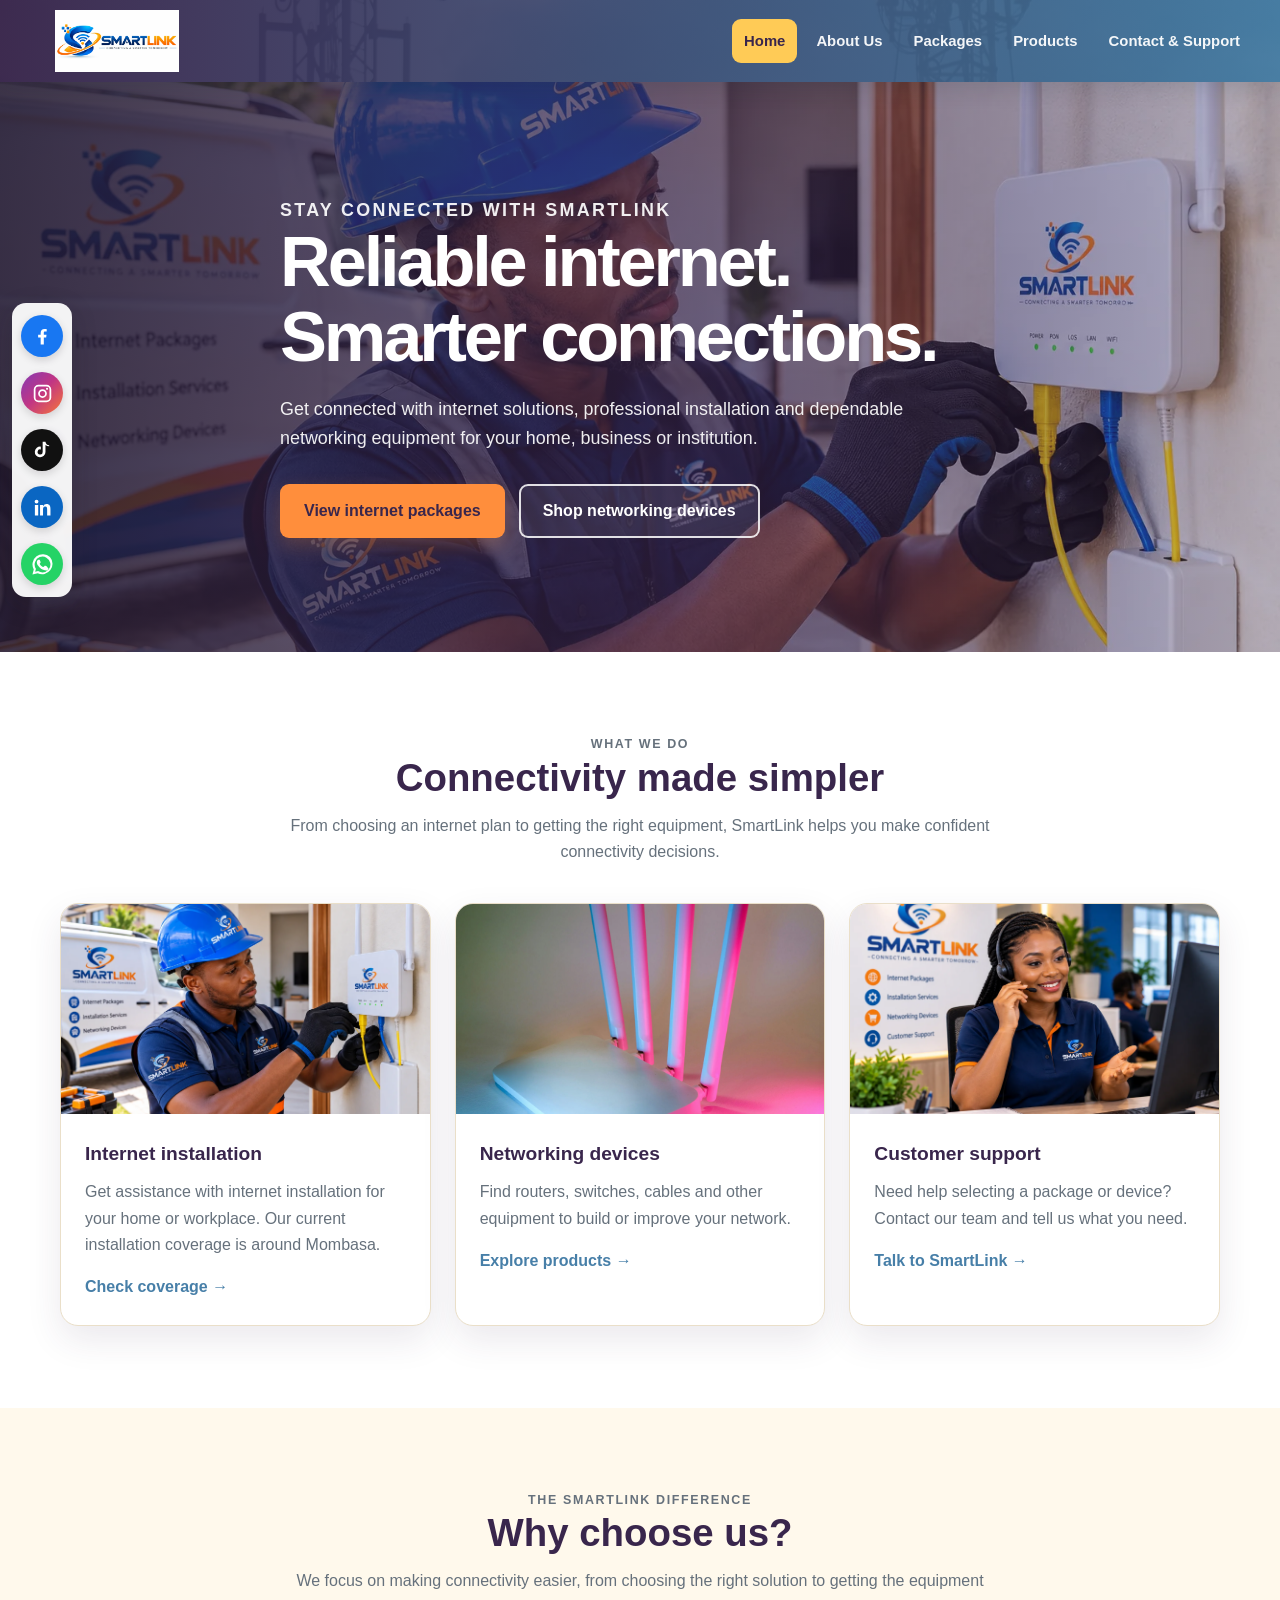
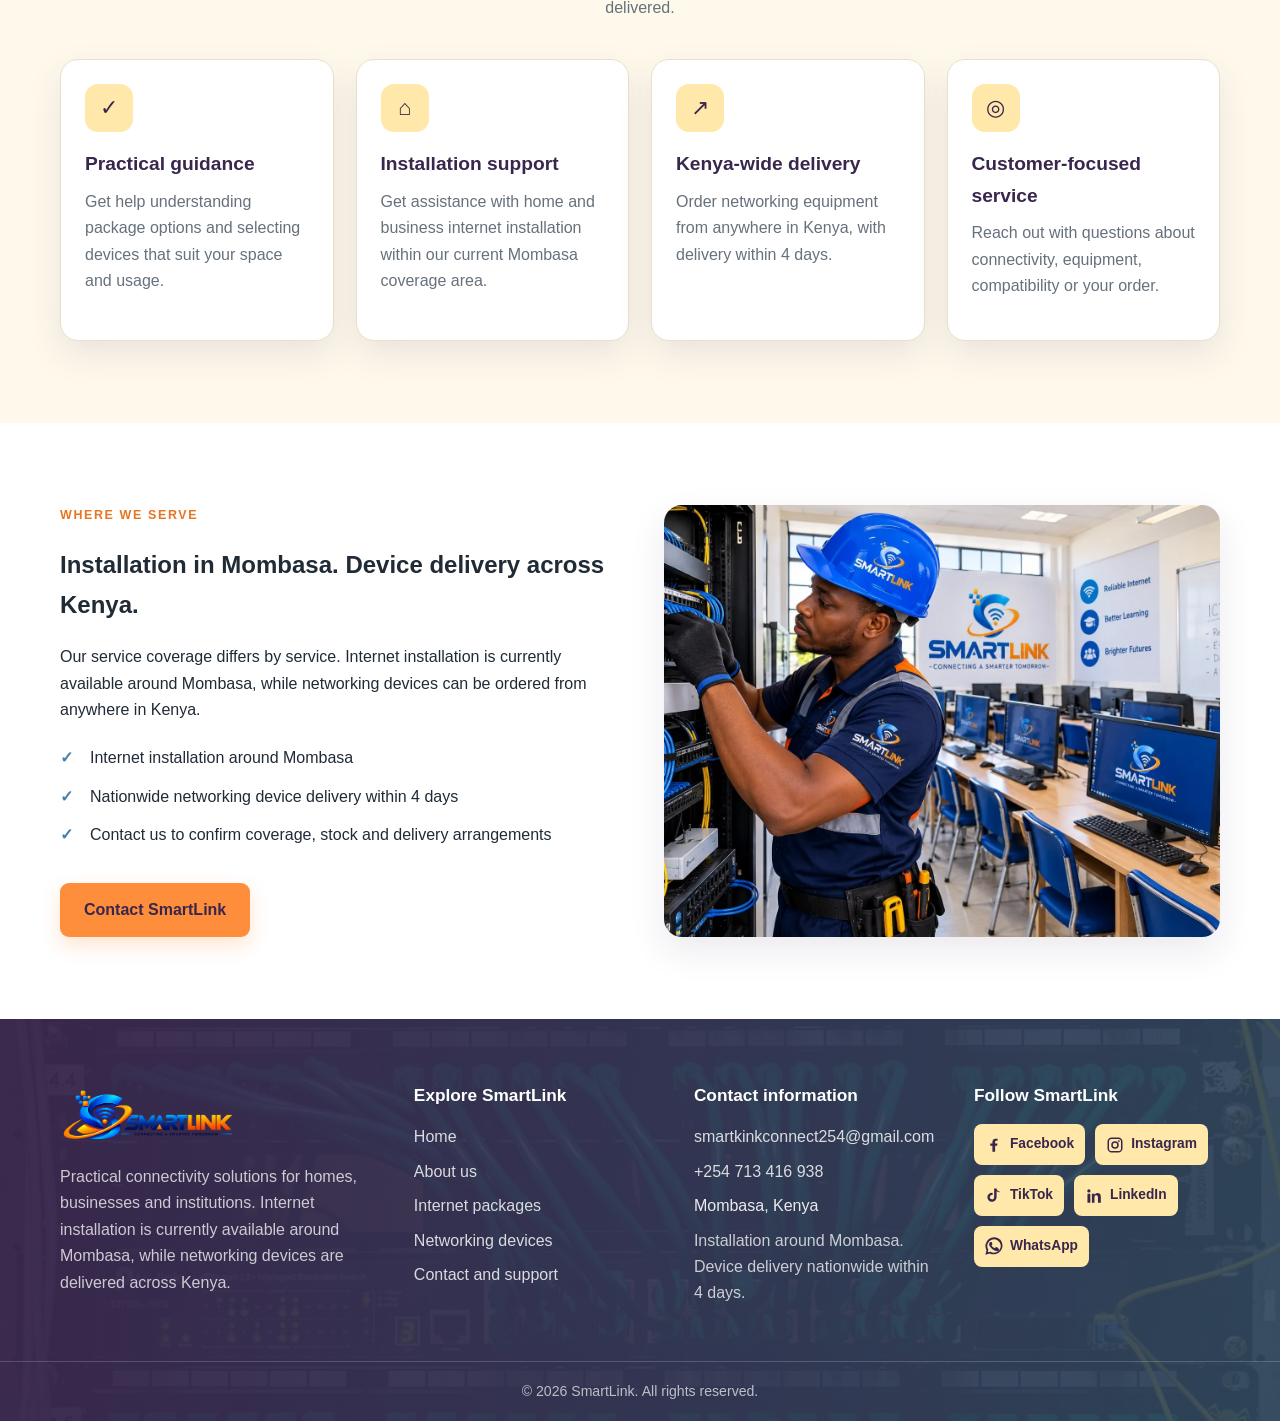
<file: Index.html>
<!DOCTYPE html>
<html lang="en">
<head>
<meta charset="UTF-8"><meta name="viewport" content="width=device-width, initial-scale=1.0">
<meta name="description" content="SmartLink provides internet installation around Mombasa and networking devices delivered across Kenya."><meta name="theme-color" content="#39264c">
<title>Home | SmartLink Kenya</title>
<link rel="icon" href="images/smartlink-icon.webp" type="image/webp"><link rel="stylesheet" href="css/style.css">
</head><body>
<a class="skip-link" href="#main-content">Skip to content</a>
<header class="site-header">
    <div class="container header-container">
        <a class="brand" href="index.html" aria-label="SmartLink home"><img src="images/smartlink-primary-logo.webp" alt="SmartLink" width="200" height="70"></a>
        <button class="menu-toggle" type="button" aria-label="Open navigation menu" aria-expanded="false" aria-controls="primary-navigation">☰</button>
        <nav class="site-nav" id="primary-navigation" aria-label="Main navigation"><ul>
                <li><a href="index.html" aria-current="page">Home</a></li>
                <li><a href="about.html">About Us</a></li>
                <li><a href="packages.html">Packages</a></li>
                <li><a href="products.html">Products</a></li>
                <li><a href="contact.html">Contact &amp; Support</a></li>
        </ul></nav>
    </div>
</header>
<aside class="social-rail" aria-label="Social media links">
<a href="https://www.facebook.com/" target="_blank" rel="noopener noreferrer" aria-label="Facebook" title="Facebook"><svg viewBox="0 0 24 24" aria-hidden="true"><path d="M13.5 21v-8h2.7l.4-3.1h-3.1v-2c0-.9.3-1.5 1.6-1.5h1.7V3.6c-.3 0-1.4-.1-2.6-.1-2.6 0-4.3 1.6-4.3 4.4v2H7v3.1h2.9v8h3.6z"/></svg></a>
<a href="https://www.instagram.com/" target="_blank" rel="noopener noreferrer" aria-label="Instagram" title="Instagram"><svg viewBox="0 0 24 24" aria-hidden="true"><path d="M7.5 2h9A5.5 5.5 0 0 1 22 7.5v9a5.5 5.5 0 0 1-5.5 5.5h-9A5.5 5.5 0 0 1 2 16.5v-9A5.5 5.5 0 0 1 7.5 2zm0 2A3.5 3.5 0 0 0 4 7.5v9A3.5 3.5 0 0 0 7.5 20h9a3.5 3.5 0 0 0 3.5-3.5v-9A3.5 3.5 0 0 0 16.5 4h-9zM12 7a5 5 0 1 1 0 10 5 5 0 0 1 0-10zm0 2a3 3 0 1 0 0 6 3 3 0 0 0 0-6zm5.2-3.5a1.2 1.2 0 1 1 0 2.4 1.2 1.2 0 0 1 0-2.4z"/></svg></a>
<a href="https://www.tiktok.com/" target="_blank" rel="noopener noreferrer" aria-label="TikTok" title="TikTok"><svg viewBox="0 0 24 24" aria-hidden="true"><path d="M19.6 7.1a6.8 6.8 0 0 1-4.2-1.5v8.1a6.1 6.1 0 1 1-5.3-6.1v3.2a2.9 2.9 0 1 0 2.1 2.8V2h3.2c.2 2.1 1.8 3.8 4.2 4.1v3.2z"/></svg></a>
<a href="https://www.linkedin.com/" target="_blank" rel="noopener noreferrer" aria-label="LinkedIn" title="LinkedIn"><svg viewBox="0 0 24 24" aria-hidden="true"><path d="M5.2 3a2.2 2.2 0 1 1 0 4.4 2.2 2.2 0 0 1 0-4.4zM3.3 9h3.8v12H3.3zM9.2 9h3.6v1.6h.1A4 4 0 0 1 16.5 8c3.9 0 4.6 2.5 4.6 5.7V21h-3.8v-6.5c0-1.6 0-3.6-2.2-3.6s-2.5 1.7-2.5 3.5V21H9.2z"/></svg></a>
<a href="https://wa.me/254713416938?text=Hello%20SmartLink%2C%20I%20would%20like%20to%20make%20an%20enquiry." target="_blank" rel="noopener noreferrer" aria-label="WhatsApp" title="WhatsApp"><svg viewBox="0 0 24 24" aria-hidden="true"><path d="M20.5 3.5A11.8 11.8 0 0 0 2 17.7L.5 23.5l6-1.6A11.8 11.8 0 0 0 20.5 3.5zM12 21a9 9 0 0 1-4.6-1.3l-.3-.2-3.5.9.9-3.4-.2-.4A9 9 0 1 1 12 21zm5-6.7c-.3-.2-1.7-.9-2-.9s-.5-.2-.7.2-.8.9-1 1.1-.4.2-.7.1a7.4 7.4 0 0 1-2.2-1.4 8.2 8.2 0 0 1-1.5-1.9c-.2-.3 0-.5.1-.7l.5-.6c.2-.2.2-.4.3-.6.1-.2 0-.5 0-.6l-.9-2.1c-.2-.5-.5-.4-.7-.4h-.6c-.2 0-.6.1-.9.4s-1.2 1.2-1.2 2.8 1.2 3.2 1.4 3.4c.2.2 2.4 3.7 5.8 5 .8.3 1.4.5 1.9.6.8.2 1.5.2 2 .1.6-.1 1.7-.7 1.9-1.4.2-.7.2-1.3.1-1.4-.1-.2-.3-.3-.6-.4z"/></svg></a>
</aside>
<main id="main-content">
<section class="hero"><div class="container hero-content">
<p class="eyebrow">Stay connected with SmartLink</p><h1>Reliable internet. Smarter connections.</h1>
<p>Get connected with internet solutions, professional installation and dependable networking equipment for your home, business or institution.</p>
<div class="hero-actions"><a class="btn btn-primary" href="packages.html">View internet packages</a><a class="btn btn-outline" href="products.html">Shop networking devices</a></div>
</div></section>
<section class="section"><div class="container">
<div class="section-heading"><p class="kicker">What we do</p><h2>Connectivity made simpler</h2><p>From choosing an internet plan to getting the right equipment, SmartLink helps you make confident connectivity decisions.</p></div>
<div class="grid-3">
<article class="card"><img class="card-image" src="images/smartlink-home-internet-installation.webp" alt="Technician installing home internet" loading="lazy"><div class="card-body"><h3>Internet installation</h3><p>Get assistance with internet installation for your home or workplace. Our current installation coverage is around Mombasa.</p><a class="card-link" href="contact.html">Check coverage →</a></div></article>
<article class="card"><img class="card-image" src="images/wireless-router-product.webp" alt="Wireless router for home and office networks" loading="lazy"><div class="card-body"><h3>Networking devices</h3><p>Find routers, switches, cables and other equipment to build or improve your network.</p><a class="card-link" href="products.html">Explore products →</a></div></article>
<article class="card"><img class="card-image" src="images/smartlink-customer-support.webp" alt="Customer support professional assisting a client" loading="lazy"><div class="card-body"><h3>Customer support</h3><p>Need help selecting a package or device? Contact our team and tell us what you need.</p><a class="card-link" href="contact.html">Talk to SmartLink →</a></div></article>
</div></div></section>
<section class="section section-soft"><div class="container">
<div class="section-heading"><p class="kicker">The SmartLink difference</p><h2>Why choose us?</h2><p>We focus on making connectivity easier, from choosing the right solution to getting the equipment delivered.</p></div>
<div class="grid-4">
<article class="card"><div class="card-body"><div class="icon-mark">✓</div><h3>Practical guidance</h3><p>Get help understanding package options and selecting devices that suit your space and usage.</p></div></article>
<article class="card"><div class="card-body"><div class="icon-mark">⌂</div><h3>Installation support</h3><p>Get assistance with home and business internet installation within our current Mombasa coverage area.</p></div></article>
<article class="card"><div class="card-body"><div class="icon-mark">↗</div><h3>Kenya-wide delivery</h3><p>Order networking equipment from anywhere in Kenya, with delivery within 4 days.</p></div></article>
<article class="card"><div class="card-body"><div class="icon-mark">◎</div><h3>Customer-focused service</h3><p>Reach out with questions about connectivity, equipment, compatibility or your order.</p></div></article>
</div></div></section>
<section class="section"><div class="container split"><div>
<p class="kicker">Where we serve</p><h2>Installation in Mombasa. Device delivery across Kenya.</h2>
<p>Our service coverage differs by service. Internet installation is currently available around Mombasa, while networking devices can be ordered from anywhere in Kenya.</p>
<ul class="check-list"><li>Internet installation around Mombasa</li><li>Nationwide networking device delivery within 4 days</li><li>Contact us to confirm coverage, stock and delivery arrangements</li></ul>
<a class="btn btn-primary" href="contact.html">Contact SmartLink</a></div>
<img class="split-image" src="images/smartlink-classroom-network-installation.webp" alt="Technician configuring a computer network in a classroom" loading="lazy"></div></section>
</main>
<footer class="site-footer">
    <div class="container footer-main">
        <section class="footer-brand"><img src="images/smartlink-transparent-logo.webp" alt="SmartLink" width="190" height="70">
            <p>Practical connectivity solutions for homes, businesses and institutions. Internet installation is currently available around Mombasa, while networking devices are delivered across Kenya.</p>
        </section>
        <section><h2>Explore SmartLink</h2><ul class="footer-links">
            <li><a href="index.html">Home</a></li><li><a href="about.html">About us</a></li><li><a href="packages.html">Internet packages</a></li><li><a href="products.html">Networking devices</a></li><li><a href="contact.html">Contact and support</a></li>
        </ul></section>
        <section><h2>Contact information</h2><ul class="footer-links">
            <li><a href="mailto:smartkinkconnect254@gmail.com">smartkinkconnect254@gmail.com</a></li><li><a href="tel:+254713416938">+254 713 416 938</a></li><li>Mombasa, Kenya</li>
        </ul><p>Installation around Mombasa. Device delivery nationwide within 4 days.</p></section>
        <section><h2>Follow SmartLink</h2><div class="social-links">
            <a href="https://www.facebook.com/" target="_blank" rel="noopener noreferrer" aria-label="Facebook" title="Facebook"><svg viewBox="0 0 24 24" aria-hidden="true"><path d="M13.5 21v-8h2.7l.4-3.1h-3.1v-2c0-.9.3-1.5 1.6-1.5h1.7V3.6c-.3 0-1.4-.1-2.6-.1-2.6 0-4.3 1.6-4.3 4.4v2H7v3.1h2.9v8h3.6z"/></svg> Facebook</a>
            <a href="https://www.instagram.com/" target="_blank" rel="noopener noreferrer" aria-label="Instagram" title="Instagram"><svg viewBox="0 0 24 24" aria-hidden="true"><path d="M7.5 2h9A5.5 5.5 0 0 1 22 7.5v9a5.5 5.5 0 0 1-5.5 5.5h-9A5.5 5.5 0 0 1 2 16.5v-9A5.5 5.5 0 0 1 7.5 2zm0 2A3.5 3.5 0 0 0 4 7.5v9A3.5 3.5 0 0 0 7.5 20h9a3.5 3.5 0 0 0 3.5-3.5v-9A3.5 3.5 0 0 0 16.5 4h-9zM12 7a5 5 0 1 1 0 10 5 5 0 0 1 0-10zm0 2a3 3 0 1 0 0 6 3 3 0 0 0 0-6zm5.2-3.5a1.2 1.2 0 1 1 0 2.4 1.2 1.2 0 0 1 0-2.4z"/></svg> Instagram</a>
            <a href="https://www.tiktok.com/" target="_blank" rel="noopener noreferrer" aria-label="TikTok" title="TikTok"><svg viewBox="0 0 24 24" aria-hidden="true"><path d="M19.6 7.1a6.8 6.8 0 0 1-4.2-1.5v8.1a6.1 6.1 0 1 1-5.3-6.1v3.2a2.9 2.9 0 1 0 2.1 2.8V2h3.2c.2 2.1 1.8 3.8 4.2 4.1v3.2z"/></svg> TikTok</a>
            <a href="https://www.linkedin.com/" target="_blank" rel="noopener noreferrer" aria-label="LinkedIn" title="LinkedIn"><svg viewBox="0 0 24 24" aria-hidden="true"><path d="M5.2 3a2.2 2.2 0 1 1 0 4.4 2.2 2.2 0 0 1 0-4.4zM3.3 9h3.8v12H3.3zM9.2 9h3.6v1.6h.1A4 4 0 0 1 16.5 8c3.9 0 4.6 2.5 4.6 5.7V21h-3.8v-6.5c0-1.6 0-3.6-2.2-3.6s-2.5 1.7-2.5 3.5V21H9.2z"/></svg> LinkedIn</a>
            <a href="https://wa.me/254713416938?text=Hello%20SmartLink%2C%20I%20would%20like%20to%20make%20an%20enquiry." target="_blank" rel="noopener noreferrer" aria-label="WhatsApp" title="WhatsApp"><svg viewBox="0 0 24 24" aria-hidden="true"><path d="M20.5 3.5A11.8 11.8 0 0 0 2 17.7L.5 23.5l6-1.6A11.8 11.8 0 0 0 20.5 3.5zM12 21a9 9 0 0 1-4.6-1.3l-.3-.2-3.5.9.9-3.4-.2-.4A9 9 0 1 1 12 21zm5-6.7c-.3-.2-1.7-.9-2-.9s-.5-.2-.7.2-.8.9-1 1.1-.4.2-.7.1a7.4 7.4 0 0 1-2.2-1.4 8.2 8.2 0 0 1-1.5-1.9c-.2-.3 0-.5.1-.7l.5-.6c.2-.2.2-.4.3-.6.1-.2 0-.5 0-.6l-.9-2.1c-.2-.5-.5-.4-.7-.4h-.6c-.2 0-.6.1-.9.4s-1.2 1.2-1.2 2.8 1.2 3.2 1.4 3.4c.2.2 2.4 3.7 5.8 5 .8.3 1.4.5 1.9.6.8.2 1.5.2 2 .1.6-.1 1.7-.7 1.9-1.4.2-.7.2-1.3.1-1.4-.1-.2-.3-.3-.6-.4z"/></svg> WhatsApp</a>
        </div></section>
    </div>
    <div class="footer-bottom"><div class="container">© 2026 SmartLink. All rights reserved.</div></div>
</footer>
    <script src="style/script.js"></script>
</body></html>
</file>
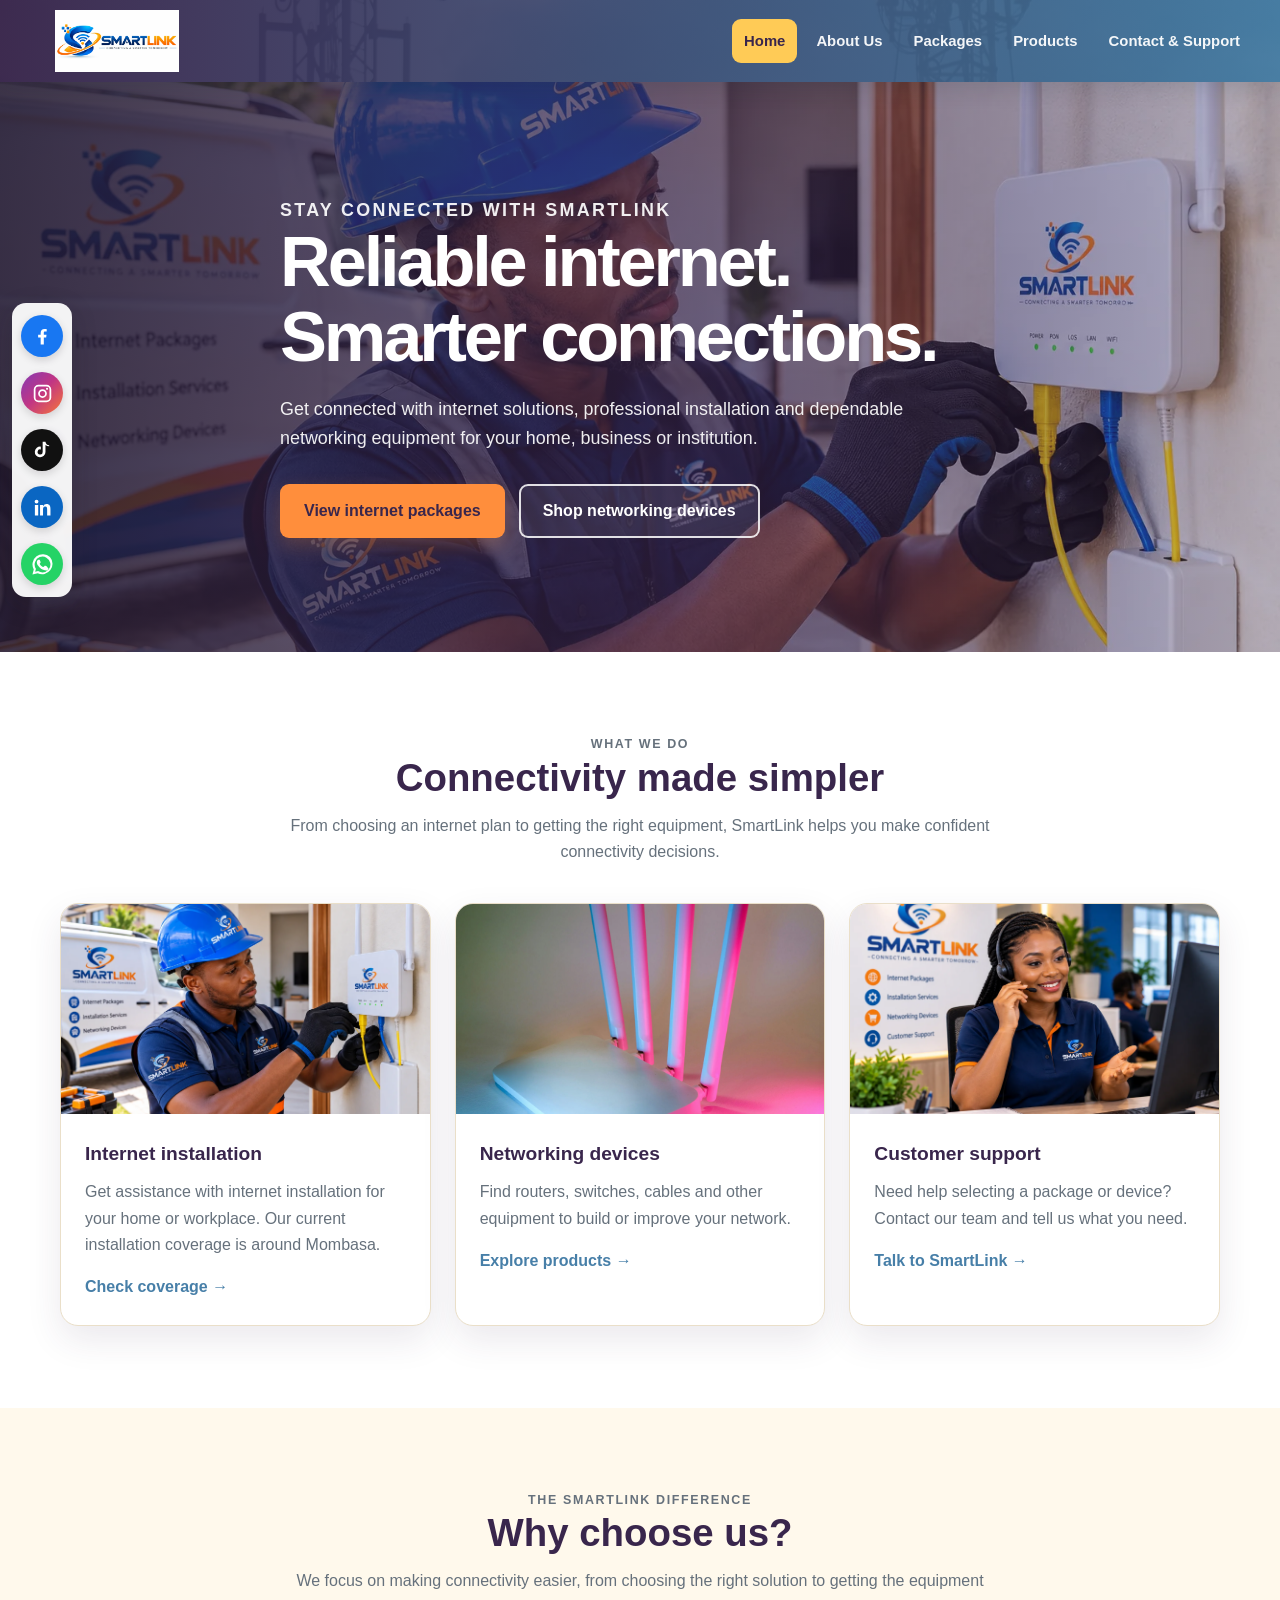
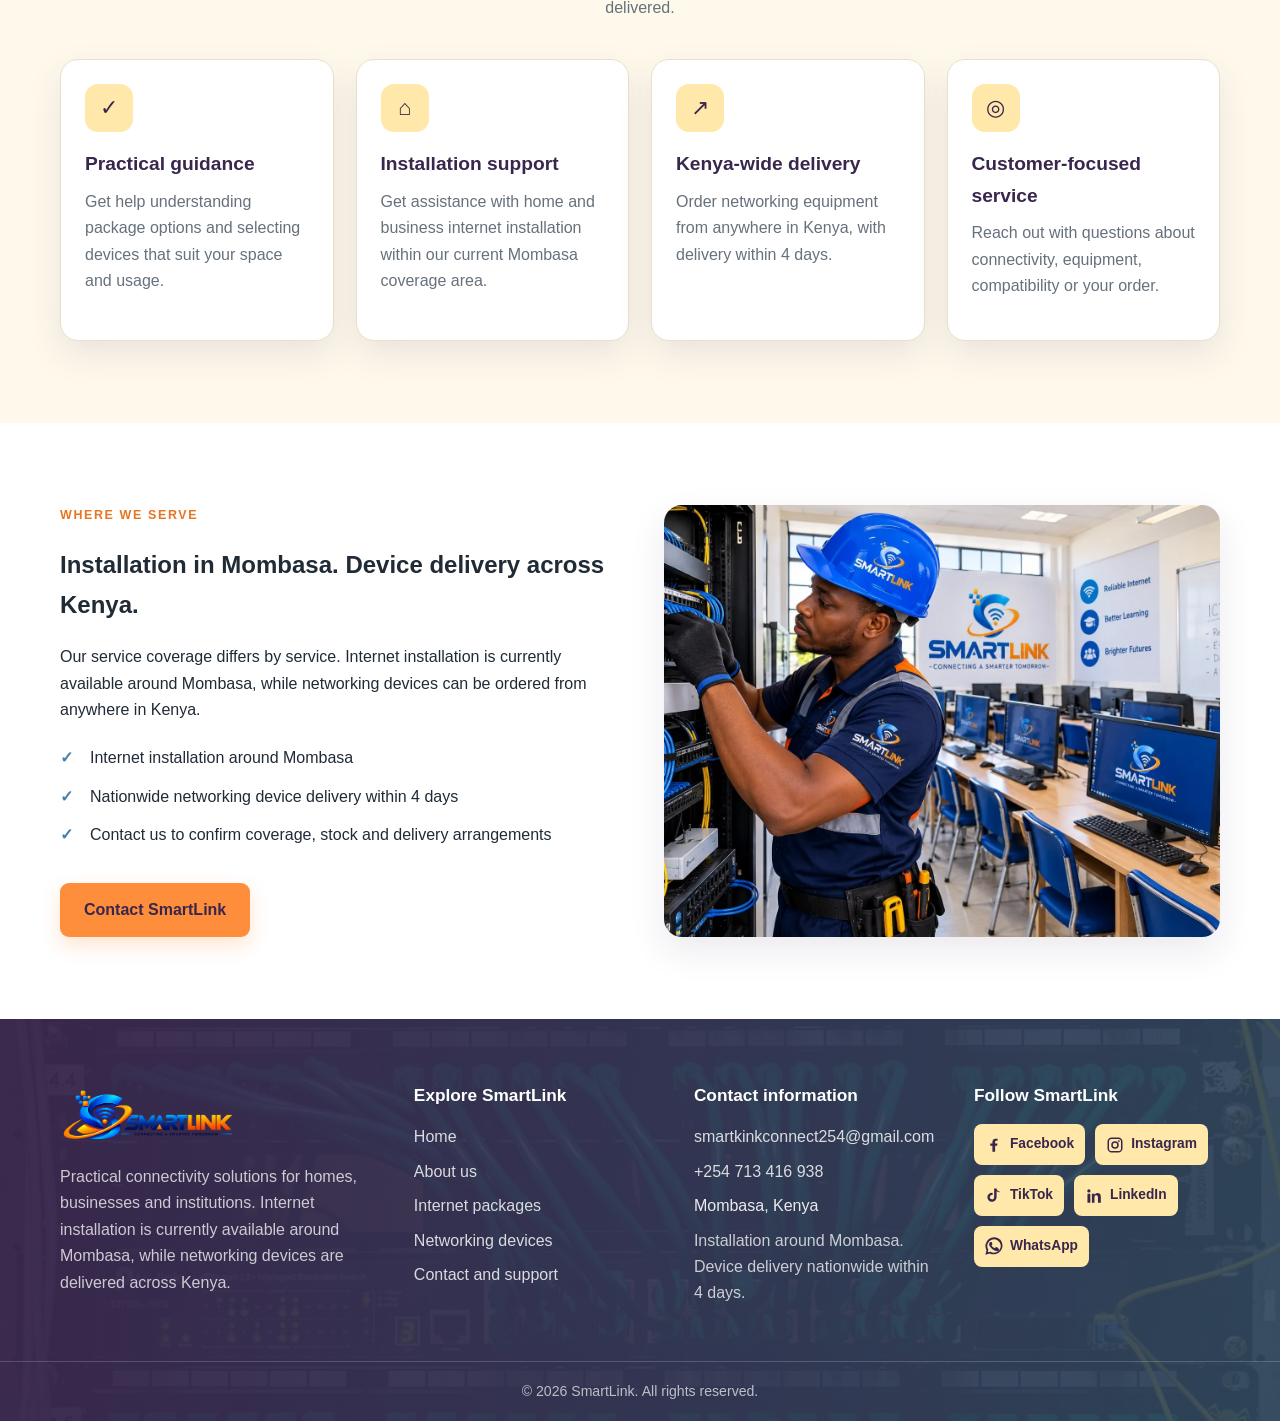
<file: index.html>
<!DOCTYPE html>
<html lang="en">
<head>
<meta charset="UTF-8"><meta name="viewport" content="width=device-width, initial-scale=1.0">
<meta name="description" content="SmartLink provides internet installation around Mombasa and networking devices delivered across Kenya."><meta name="theme-color" content="#39264c">
<title>Home | SmartLink Kenya</title>
<link rel="icon" href="images/smartlink-icon.webp" type="image/webp">
<link rel="stylesheet" href="css/style.css">
</head>
<body>
<a class="skip-link" href="#main-content">Skip to content</a>
<header class="site-header">
    <div class="container header-container">
        <a class="brand" href="index.html" aria-label="SmartLink home"><img src="images/smartlink-primary-logo.webp" alt="SmartLink" width="200" height="70"></a>
        <button class="menu-toggle" type="button" aria-label="Open navigation menu" aria-expanded="false" aria-controls="primary-navigation">☰</button>
        <nav class="site-nav" id="primary-navigation" aria-label="Main navigation"><ul>
                <li><a href="index.html" aria-current="page">Home</a></li>
                <li><a href="about.html">About Us</a></li>
                <li><a href="packages.html">Packages</a></li>
                <li><a href="products.html">Products</a></li>
                <li><a href="contact.html">Contact &amp; Support</a></li>
        </ul></nav>
    </div>
</header>
<aside class="social-rail" aria-label="Social media links">
<a href="https://www.facebook.com/" target="_blank" rel="noopener noreferrer" aria-label="Facebook" title="Facebook"><svg viewBox="0 0 24 24" aria-hidden="true"><path d="M13.5 21v-8h2.7l.4-3.1h-3.1v-2c0-.9.3-1.5 1.6-1.5h1.7V3.6c-.3 0-1.4-.1-2.6-.1-2.6 0-4.3 1.6-4.3 4.4v2H7v3.1h2.9v8h3.6z"/></svg></a>
<a href="https://www.instagram.com/" target="_blank" rel="noopener noreferrer" aria-label="Instagram" title="Instagram"><svg viewBox="0 0 24 24" aria-hidden="true"><path d="M7.5 2h9A5.5 5.5 0 0 1 22 7.5v9a5.5 5.5 0 0 1-5.5 5.5h-9A5.5 5.5 0 0 1 2 16.5v-9A5.5 5.5 0 0 1 7.5 2zm0 2A3.5 3.5 0 0 0 4 7.5v9A3.5 3.5 0 0 0 7.5 20h9a3.5 3.5 0 0 0 3.5-3.5v-9A3.5 3.5 0 0 0 16.5 4h-9zM12 7a5 5 0 1 1 0 10 5 5 0 0 1 0-10zm0 2a3 3 0 1 0 0 6 3 3 0 0 0 0-6zm5.2-3.5a1.2 1.2 0 1 1 0 2.4 1.2 1.2 0 0 1 0-2.4z"/></svg></a>
<a href="https://www.tiktok.com/" target="_blank" rel="noopener noreferrer" aria-label="TikTok" title="TikTok"><svg viewBox="0 0 24 24" aria-hidden="true"><path d="M19.6 7.1a6.8 6.8 0 0 1-4.2-1.5v8.1a6.1 6.1 0 1 1-5.3-6.1v3.2a2.9 2.9 0 1 0 2.1 2.8V2h3.2c.2 2.1 1.8 3.8 4.2 4.1v3.2z"/></svg></a>
<a href="https://www.linkedin.com/" target="_blank" rel="noopener noreferrer" aria-label="LinkedIn" title="LinkedIn"><svg viewBox="0 0 24 24" aria-hidden="true"><path d="M5.2 3a2.2 2.2 0 1 1 0 4.4 2.2 2.2 0 0 1 0-4.4zM3.3 9h3.8v12H3.3zM9.2 9h3.6v1.6h.1A4 4 0 0 1 16.5 8c3.9 0 4.6 2.5 4.6 5.7V21h-3.8v-6.5c0-1.6 0-3.6-2.2-3.6s-2.5 1.7-2.5 3.5V21H9.2z"/></svg></a>
<a href="https://wa.me/254713416938?text=Hello%20SmartLink%2C%20I%20would%20like%20to%20make%20an%20enquiry." target="_blank" rel="noopener noreferrer" aria-label="WhatsApp" title="WhatsApp"><svg viewBox="0 0 24 24" aria-hidden="true"><path d="M20.5 3.5A11.8 11.8 0 0 0 2 17.7L.5 23.5l6-1.6A11.8 11.8 0 0 0 20.5 3.5zM12 21a9 9 0 0 1-4.6-1.3l-.3-.2-3.5.9.9-3.4-.2-.4A9 9 0 1 1 12 21zm5-6.7c-.3-.2-1.7-.9-2-.9s-.5-.2-.7.2-.8.9-1 1.1-.4.2-.7.1a7.4 7.4 0 0 1-2.2-1.4 8.2 8.2 0 0 1-1.5-1.9c-.2-.3 0-.5.1-.7l.5-.6c.2-.2.2-.4.3-.6.1-.2 0-.5 0-.6l-.9-2.1c-.2-.5-.5-.4-.7-.4h-.6c-.2 0-.6.1-.9.4s-1.2 1.2-1.2 2.8 1.2 3.2 1.4 3.4c.2.2 2.4 3.7 5.8 5 .8.3 1.4.5 1.9.6.8.2 1.5.2 2 .1.6-.1 1.7-.7 1.9-1.4.2-.7.2-1.3.1-1.4-.1-.2-.3-.3-.6-.4z"/></svg></a>
</aside>
<main id="main-content">
<section class="hero"><div class="container hero-content">
<p class="eyebrow">Stay connected with SmartLink</p><h1>Reliable internet. Smarter connections.</h1>
<p>Get connected with internet solutions, professional installation and dependable networking equipment for your home, business or institution.</p>
<div class="hero-actions"><a class="btn btn-primary" href="packages.html">View internet packages</a><a class="btn btn-outline" href="products.html">Shop networking devices</a></div>
</div></section>
<section class="section"><div class="container">
<div class="section-heading"><p class="kicker">What we do</p><h2>Connectivity made simpler</h2><p>From choosing an internet plan to getting the right equipment, SmartLink helps you make confident connectivity decisions.</p></div>
<div class="grid-3">
<article class="card"><img class="card-image" src="images/smartlink-home-internet-installation.webp" alt="Technician installing home internet" loading="lazy"><div class="card-body"><h3>Internet installation</h3><p>Get assistance with internet installation for your home or workplace. Our current installation coverage is around Mombasa.</p><a class="card-link" href="contact.html">Check coverage →</a></div></article>
<article class="card"><img class="card-image" src="images/wireless-router-product.webp" alt="Wireless router for home and office networks" loading="lazy"><div class="card-body"><h3>Networking devices</h3><p>Find routers, switches, cables and other equipment to build or improve your network.</p><a class="card-link" href="products.html">Explore products →</a></div></article>
<article class="card"><img class="card-image" src="images/smartlink-customer-support.webp" alt="Customer support professional assisting a client" loading="lazy"><div class="card-body"><h3>Customer support</h3><p>Need help selecting a package or device? Contact our team and tell us what you need.</p><a class="card-link" href="contact.html">Talk to SmartLink →</a></div></article>
</div></div></section>
<section class="section section-soft"><div class="container">
<div class="section-heading"><p class="kicker">The SmartLink difference</p><h2>Why choose us?</h2><p>We focus on making connectivity easier, from choosing the right solution to getting the equipment delivered.</p></div>
<div class="grid-4">
<article class="card"><div class="card-body"><div class="icon-mark">✓</div><h3>Practical guidance</h3><p>Get help understanding package options and selecting devices that suit your space and usage.</p></div></article>
<article class="card"><div class="card-body"><div class="icon-mark">⌂</div><h3>Installation support</h3><p>Get assistance with home and business internet installation within our current Mombasa coverage area.</p></div></article>
<article class="card"><div class="card-body"><div class="icon-mark">↗</div><h3>Kenya-wide delivery</h3><p>Order networking equipment from anywhere in Kenya, with delivery within 4 days.</p></div></article>
<article class="card"><div class="card-body"><div class="icon-mark">◎</div><h3>Customer-focused service</h3><p>Reach out with questions about connectivity, equipment, compatibility or your order.</p></div></article>
</div></div></section>
<section class="section"><div class="container split"><div>
<p class="kicker">Where we serve</p><h2>Installation in Mombasa. Device delivery across Kenya.</h2>
<p>Our service coverage differs by service. Internet installation is currently available around Mombasa, while networking devices can be ordered from anywhere in Kenya.</p>
<ul class="check-list"><li>Internet installation around Mombasa</li><li>Nationwide networking device delivery within 4 days</li><li>Contact us to confirm coverage, stock and delivery arrangements</li></ul>
<a class="btn btn-primary" href="contact.html">Contact SmartLink</a></div>
<img class="split-image" src="images/smartlink-classroom-network-installation.webp" alt="Technician configuring a computer network in a classroom" loading="lazy"></div></section>
</main>
<footer class="site-footer">
    <div class="container footer-main">
        <section class="footer-brand"><img src="images/smartlink-transparent-logo.webp" alt="SmartLink" width="190" height="70">
            <p>Practical connectivity solutions for homes, businesses and institutions. Internet installation is currently available around Mombasa, while networking devices are delivered across Kenya.</p>
        </section>
        <section><h2>Explore SmartLink</h2><ul class="footer-links">
            <li><a href="index.html">Home</a></li><li><a href="about.html">About us</a></li><li><a href="packages.html">Internet packages</a></li><li><a href="products.html">Networking devices</a></li><li><a href="contact.html">Contact and support</a></li>
        </ul></section>
        <section><h2>Contact information</h2><ul class="footer-links">
            <li><a href="mailto:smartkinkconnect254@gmail.com">smartkinkconnect254@gmail.com</a></li><li><a href="tel:+254713416938">+254 713 416 938</a></li><li>Mombasa, Kenya</li>
        </ul><p>Installation around Mombasa. Device delivery nationwide within 4 days.</p></section>
        <section><h2>Follow SmartLink</h2><div class="social-links">
            <a href="https://www.facebook.com/" target="_blank" rel="noopener noreferrer" aria-label="Facebook" title="Facebook"><svg viewBox="0 0 24 24" aria-hidden="true"><path d="M13.5 21v-8h2.7l.4-3.1h-3.1v-2c0-.9.3-1.5 1.6-1.5h1.7V3.6c-.3 0-1.4-.1-2.6-.1-2.6 0-4.3 1.6-4.3 4.4v2H7v3.1h2.9v8h3.6z"/></svg> Facebook</a>
            <a href="https://www.instagram.com/" target="_blank" rel="noopener noreferrer" aria-label="Instagram" title="Instagram"><svg viewBox="0 0 24 24" aria-hidden="true"><path d="M7.5 2h9A5.5 5.5 0 0 1 22 7.5v9a5.5 5.5 0 0 1-5.5 5.5h-9A5.5 5.5 0 0 1 2 16.5v-9A5.5 5.5 0 0 1 7.5 2zm0 2A3.5 3.5 0 0 0 4 7.5v9A3.5 3.5 0 0 0 7.5 20h9a3.5 3.5 0 0 0 3.5-3.5v-9A3.5 3.5 0 0 0 16.5 4h-9zM12 7a5 5 0 1 1 0 10 5 5 0 0 1 0-10zm0 2a3 3 0 1 0 0 6 3 3 0 0 0 0-6zm5.2-3.5a1.2 1.2 0 1 1 0 2.4 1.2 1.2 0 0 1 0-2.4z"/></svg> Instagram</a>
            <a href="https://www.tiktok.com/" target="_blank" rel="noopener noreferrer" aria-label="TikTok" title="TikTok"><svg viewBox="0 0 24 24" aria-hidden="true"><path d="M19.6 7.1a6.8 6.8 0 0 1-4.2-1.5v8.1a6.1 6.1 0 1 1-5.3-6.1v3.2a2.9 2.9 0 1 0 2.1 2.8V2h3.2c.2 2.1 1.8 3.8 4.2 4.1v3.2z"/></svg> TikTok</a>
            <a href="https://www.linkedin.com/" target="_blank" rel="noopener noreferrer" aria-label="LinkedIn" title="LinkedIn"><svg viewBox="0 0 24 24" aria-hidden="true"><path d="M5.2 3a2.2 2.2 0 1 1 0 4.4 2.2 2.2 0 0 1 0-4.4zM3.3 9h3.8v12H3.3zM9.2 9h3.6v1.6h.1A4 4 0 0 1 16.5 8c3.9 0 4.6 2.5 4.6 5.7V21h-3.8v-6.5c0-1.6 0-3.6-2.2-3.6s-2.5 1.7-2.5 3.5V21H9.2z"/></svg> LinkedIn</a>
            <a href="https://wa.me/254713416938?text=Hello%20SmartLink%2C%20I%20would%20like%20to%20make%20an%20enquiry." target="_blank" rel="noopener noreferrer" aria-label="WhatsApp" title="WhatsApp"><svg viewBox="0 0 24 24" aria-hidden="true"><path d="M20.5 3.5A11.8 11.8 0 0 0 2 17.7L.5 23.5l6-1.6A11.8 11.8 0 0 0 20.5 3.5zM12 21a9 9 0 0 1-4.6-1.3l-.3-.2-3.5.9.9-3.4-.2-.4A9 9 0 1 1 12 21zm5-6.7c-.3-.2-1.7-.9-2-.9s-.5-.2-.7.2-.8.9-1 1.1-.4.2-.7.1a7.4 7.4 0 0 1-2.2-1.4 8.2 8.2 0 0 1-1.5-1.9c-.2-.3 0-.5.1-.7l.5-.6c.2-.2.2-.4.3-.6.1-.2 0-.5 0-.6l-.9-2.1c-.2-.5-.5-.4-.7-.4h-.6c-.2 0-.6.1-.9.4s-1.2 1.2-1.2 2.8 1.2 3.2 1.4 3.4c.2.2 2.4 3.7 5.8 5 .8.3 1.4.5 1.9.6.8.2 1.5.2 2 .1.6-.1 1.7-.7 1.9-1.4.2-.7.2-1.3.1-1.4-.1-.2-.3-.3-.6-.4z"/></svg> WhatsApp</a>
        </div></section>
    </div>
    <div class="footer-bottom"><div class="container">© 2026 SmartLink. All rights reserved.</div></div>
</footer>
    <script src="style/script.js"></script>
</body></html>
</file>
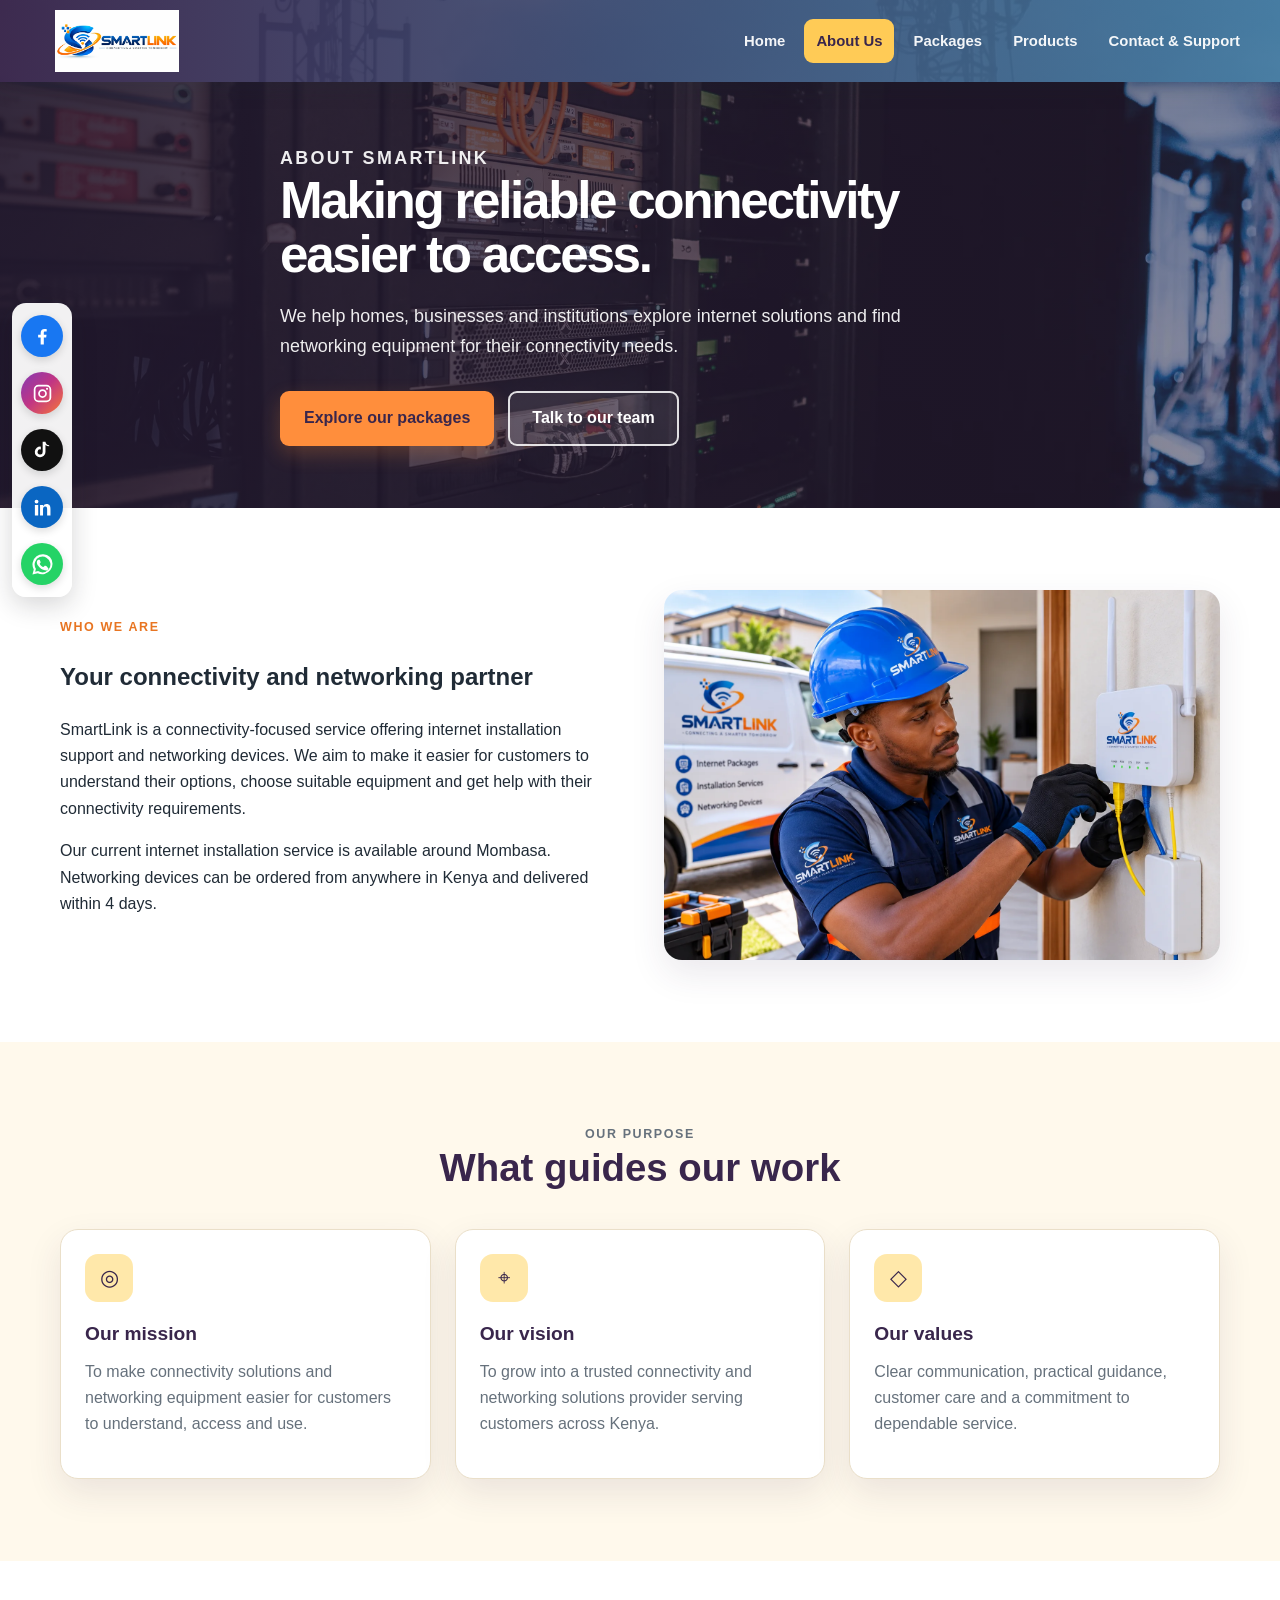
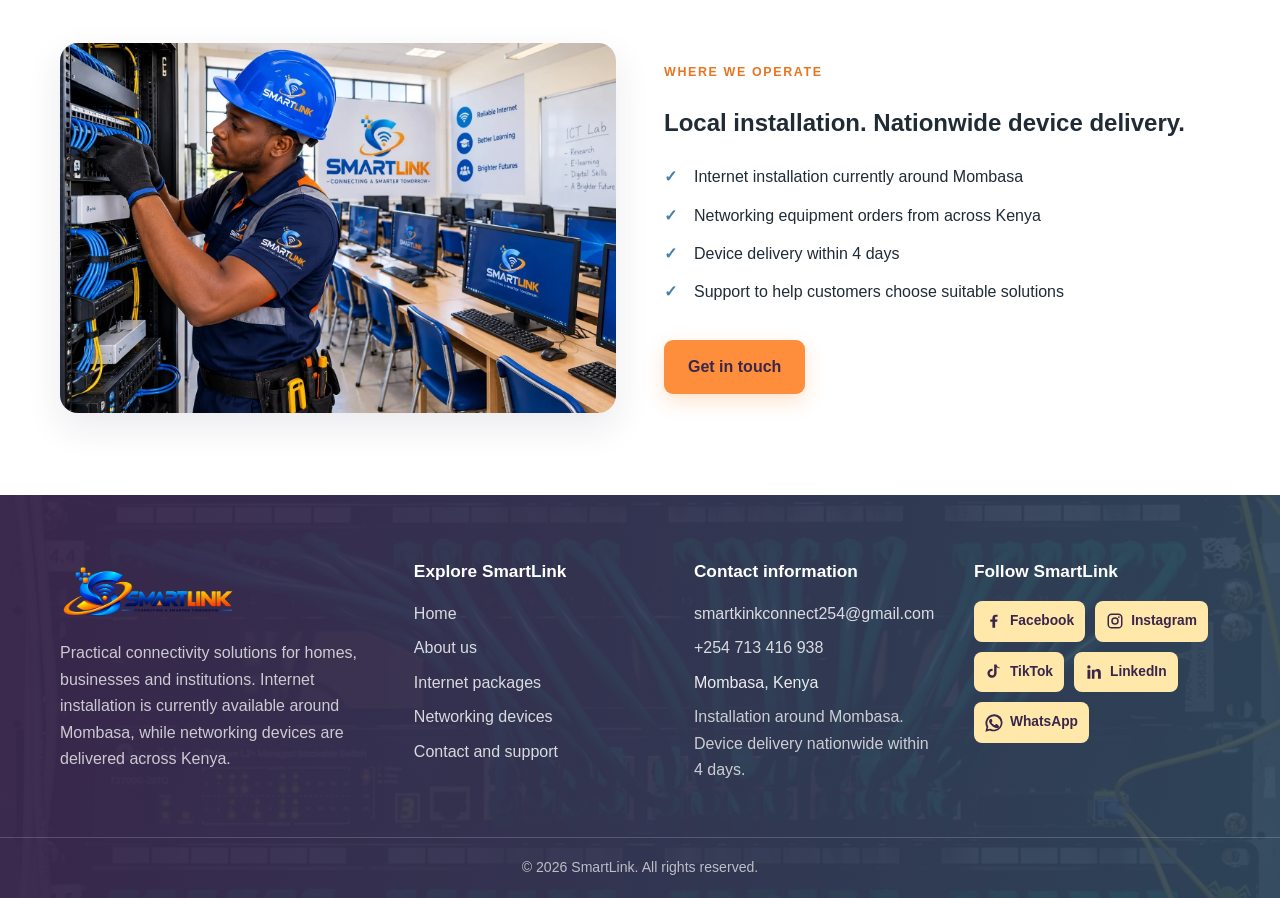
<file: about.html>
<!DOCTYPE html>
<html lang="en"><head>
<meta charset="UTF-8"><meta name="viewport" content="width=device-width, initial-scale=1.0">
<meta name="description" content="Learn about SmartLink, our connectivity services, purpose and service coverage in Kenya."><meta name="theme-color" content="#39264c">
<title>About Us | SmartLink Kenya</title>
<link rel="icon" href="images/smartlink-icon.webp" type="image/webp"><link rel="stylesheet" href="css/style.css">
</head><body>
<a class="skip-link" href="#main-content">Skip to content</a>
<header class="site-header">
    <div class="container header-container">
        <a class="brand" href="index.html" aria-label="SmartLink home"><img src="images/smartlink-primary-logo.webp" alt="SmartLink" width="200" height="70"></a>
        <button class="menu-toggle" type="button" aria-label="Open navigation menu" aria-expanded="false" aria-controls="primary-navigation">☰</button>
        <nav class="site-nav" id="primary-navigation" aria-label="Main navigation"><ul>
                <li><a href="index.html">Home</a></li>
                <li><a href="about.html" aria-current="page">About Us</a></li>
                <li><a href="packages.html">Packages</a></li>
                <li><a href="products.html">Products</a></li>
                <li><a href="contact.html">Contact &amp; Support</a></li>
        </ul></nav>
    </div>
</header>
<aside class="social-rail" aria-label="Social media links">
<a href="https://www.facebook.com/" target="_blank" rel="noopener noreferrer" aria-label="Facebook" title="Facebook"><svg viewBox="0 0 24 24" aria-hidden="true"><path d="M13.5 21v-8h2.7l.4-3.1h-3.1v-2c0-.9.3-1.5 1.6-1.5h1.7V3.6c-.3 0-1.4-.1-2.6-.1-2.6 0-4.3 1.6-4.3 4.4v2H7v3.1h2.9v8h3.6z"/></svg></a>
<a href="https://www.instagram.com/" target="_blank" rel="noopener noreferrer" aria-label="Instagram" title="Instagram"><svg viewBox="0 0 24 24" aria-hidden="true"><path d="M7.5 2h9A5.5 5.5 0 0 1 22 7.5v9a5.5 5.5 0 0 1-5.5 5.5h-9A5.5 5.5 0 0 1 2 16.5v-9A5.5 5.5 0 0 1 7.5 2zm0 2A3.5 3.5 0 0 0 4 7.5v9A3.5 3.5 0 0 0 7.5 20h9a3.5 3.5 0 0 0 3.5-3.5v-9A3.5 3.5 0 0 0 16.5 4h-9zM12 7a5 5 0 1 1 0 10 5 5 0 0 1 0-10zm0 2a3 3 0 1 0 0 6 3 3 0 0 0 0-6zm5.2-3.5a1.2 1.2 0 1 1 0 2.4 1.2 1.2 0 0 1 0-2.4z"/></svg></a>
<a href="https://www.tiktok.com/" target="_blank" rel="noopener noreferrer" aria-label="TikTok" title="TikTok"><svg viewBox="0 0 24 24" aria-hidden="true"><path d="M19.6 7.1a6.8 6.8 0 0 1-4.2-1.5v8.1a6.1 6.1 0 1 1-5.3-6.1v3.2a2.9 2.9 0 1 0 2.1 2.8V2h3.2c.2 2.1 1.8 3.8 4.2 4.1v3.2z"/></svg></a>
<a href="https://www.linkedin.com/" target="_blank" rel="noopener noreferrer" aria-label="LinkedIn" title="LinkedIn"><svg viewBox="0 0 24 24" aria-hidden="true"><path d="M5.2 3a2.2 2.2 0 1 1 0 4.4 2.2 2.2 0 0 1 0-4.4zM3.3 9h3.8v12H3.3zM9.2 9h3.6v1.6h.1A4 4 0 0 1 16.5 8c3.9 0 4.6 2.5 4.6 5.7V21h-3.8v-6.5c0-1.6 0-3.6-2.2-3.6s-2.5 1.7-2.5 3.5V21H9.2z"/></svg></a>
<a href="https://wa.me/254713416938?text=Hello%20SmartLink%2C%20I%20would%20like%20to%20make%20an%20enquiry." target="_blank" rel="noopener noreferrer" aria-label="WhatsApp" title="WhatsApp"><svg viewBox="0 0 24 24" aria-hidden="true"><path d="M20.5 3.5A11.8 11.8 0 0 0 2 17.7L.5 23.5l6-1.6A11.8 11.8 0 0 0 20.5 3.5zM12 21a9 9 0 0 1-4.6-1.3l-.3-.2-3.5.9.9-3.4-.2-.4A9 9 0 1 1 12 21zm5-6.7c-.3-.2-1.7-.9-2-.9s-.5-.2-.7.2-.8.9-1 1.1-.4.2-.7.1a7.4 7.4 0 0 1-2.2-1.4 8.2 8.2 0 0 1-1.5-1.9c-.2-.3 0-.5.1-.7l.5-.6c.2-.2.2-.4.3-.6.1-.2 0-.5 0-.6l-.9-2.1c-.2-.5-.5-.4-.7-.4h-.6c-.2 0-.6.1-.9.4s-1.2 1.2-1.2 2.8 1.2 3.2 1.4 3.4c.2.2 2.4 3.7 5.8 5 .8.3 1.4.5 1.9.6.8.2 1.5.2 2 .1.6-.1 1.7-.7 1.9-1.4.2-.7.2-1.3.1-1.4-.1-.2-.3-.3-.6-.4z"/></svg></a>
</aside>
<main id="main-content">
<section class="hero page-hero"><div class="container hero-content"><p class="eyebrow">About SmartLink</p><h1>Making reliable connectivity easier to access.</h1><p>We help homes, businesses and institutions explore internet solutions and find networking equipment for their connectivity needs.</p><div class="hero-actions"><a class="btn btn-primary" href="packages.html">Explore our packages</a><a class="btn btn-outline" href="contact.html">Talk to our team</a></div></div></section>
<section class="section"><div class="container split"><div><p class="kicker">Who we are</p><h2>Your connectivity and networking partner</h2><p>SmartLink is a connectivity-focused service offering internet installation support and networking devices. We aim to make it easier for customers to understand their options, choose suitable equipment and get help with their connectivity requirements.</p><p>Our current internet installation service is available around Mombasa. Networking devices can be ordered from anywhere in Kenya and delivered within 4 days.</p></div><img class="split-image" src="images/smartlink-home-internet-installation.webp" alt="SmartLink technician installing an internet connection" loading="lazy"></div></section>
<section class="section section-soft"><div class="container"><div class="section-heading"><p class="kicker">Our purpose</p><h2>What guides our work</h2></div><div class="grid-3">
<article class="card"><div class="card-body"><div class="icon-mark">◎</div><h3>Our mission</h3><p>To make connectivity solutions and networking equipment easier for customers to understand, access and use.</p></div></article>
<article class="card"><div class="card-body"><div class="icon-mark">⌖</div><h3>Our vision</h3><p>To grow into a trusted connectivity and networking solutions provider serving customers across Kenya.</p></div></article>
<article class="card"><div class="card-body"><div class="icon-mark">◇</div><h3>Our values</h3><p>Clear communication, practical guidance, customer care and a commitment to dependable service.</p></div></article>
</div></div></section>
<section class="section"><div class="container split"><img class="split-image" src="images/smartlink-classroom-network-installation.webp" alt="Network technician working in an institution" loading="lazy"><div><p class="kicker">Where we operate</p><h2>Local installation. Nationwide device delivery.</h2><ul class="check-list"><li>Internet installation currently around Mombasa</li><li>Networking equipment orders from across Kenya</li><li>Device delivery within 4 days</li><li>Support to help customers choose suitable solutions</li></ul><a class="btn btn-primary" href="contact.html">Get in touch</a></div></div></section>
</main>
<footer class="site-footer">
    <div class="container footer-main">
        <section class="footer-brand"><img src="images/smartlink-transparent-logo.webp" alt="SmartLink" width="190" height="70">
            <p>Practical connectivity solutions for homes, businesses and institutions. Internet installation is currently available around Mombasa, while networking devices are delivered across Kenya.</p>
        </section>
        <section><h2>Explore SmartLink</h2><ul class="footer-links">
            <li><a href="index.html">Home</a></li><li><a href="about.html">About us</a></li><li><a href="packages.html">Internet packages</a></li><li><a href="products.html">Networking devices</a></li><li><a href="contact.html">Contact and support</a></li>
        </ul></section>
        <section><h2>Contact information</h2><ul class="footer-links">
            <li><a href="mailto:smartkinkconnect254@gmail.com">smartkinkconnect254@gmail.com</a></li><li><a href="tel:+254713416938">+254 713 416 938</a></li><li>Mombasa, Kenya</li>
        </ul><p>Installation around Mombasa. Device delivery nationwide within 4 days.</p></section>
        <section><h2>Follow SmartLink</h2><div class="social-links">
            <a href="https://www.facebook.com/" target="_blank" rel="noopener noreferrer" aria-label="Facebook" title="Facebook"><svg viewBox="0 0 24 24" aria-hidden="true"><path d="M13.5 21v-8h2.7l.4-3.1h-3.1v-2c0-.9.3-1.5 1.6-1.5h1.7V3.6c-.3 0-1.4-.1-2.6-.1-2.6 0-4.3 1.6-4.3 4.4v2H7v3.1h2.9v8h3.6z"/></svg> Facebook</a>
            <a href="https://www.instagram.com/" target="_blank" rel="noopener noreferrer" aria-label="Instagram" title="Instagram"><svg viewBox="0 0 24 24" aria-hidden="true"><path d="M7.5 2h9A5.5 5.5 0 0 1 22 7.5v9a5.5 5.5 0 0 1-5.5 5.5h-9A5.5 5.5 0 0 1 2 16.5v-9A5.5 5.5 0 0 1 7.5 2zm0 2A3.5 3.5 0 0 0 4 7.5v9A3.5 3.5 0 0 0 7.5 20h9a3.5 3.5 0 0 0 3.5-3.5v-9A3.5 3.5 0 0 0 16.5 4h-9zM12 7a5 5 0 1 1 0 10 5 5 0 0 1 0-10zm0 2a3 3 0 1 0 0 6 3 3 0 0 0 0-6zm5.2-3.5a1.2 1.2 0 1 1 0 2.4 1.2 1.2 0 0 1 0-2.4z"/></svg> Instagram</a>
            <a href="https://www.tiktok.com/" target="_blank" rel="noopener noreferrer" aria-label="TikTok" title="TikTok"><svg viewBox="0 0 24 24" aria-hidden="true"><path d="M19.6 7.1a6.8 6.8 0 0 1-4.2-1.5v8.1a6.1 6.1 0 1 1-5.3-6.1v3.2a2.9 2.9 0 1 0 2.1 2.8V2h3.2c.2 2.1 1.8 3.8 4.2 4.1v3.2z"/></svg> TikTok</a>
            <a href="https://www.linkedin.com/" target="_blank" rel="noopener noreferrer" aria-label="LinkedIn" title="LinkedIn"><svg viewBox="0 0 24 24" aria-hidden="true"><path d="M5.2 3a2.2 2.2 0 1 1 0 4.4 2.2 2.2 0 0 1 0-4.4zM3.3 9h3.8v12H3.3zM9.2 9h3.6v1.6h.1A4 4 0 0 1 16.5 8c3.9 0 4.6 2.5 4.6 5.7V21h-3.8v-6.5c0-1.6 0-3.6-2.2-3.6s-2.5 1.7-2.5 3.5V21H9.2z"/></svg> LinkedIn</a>
            <a href="https://wa.me/254713416938?text=Hello%20SmartLink%2C%20I%20would%20like%20to%20make%20an%20enquiry." target="_blank" rel="noopener noreferrer" aria-label="WhatsApp" title="WhatsApp"><svg viewBox="0 0 24 24" aria-hidden="true"><path d="M20.5 3.5A11.8 11.8 0 0 0 2 17.7L.5 23.5l6-1.6A11.8 11.8 0 0 0 20.5 3.5zM12 21a9 9 0 0 1-4.6-1.3l-.3-.2-3.5.9.9-3.4-.2-.4A9 9 0 1 1 12 21zm5-6.7c-.3-.2-1.7-.9-2-.9s-.5-.2-.7.2-.8.9-1 1.1-.4.2-.7.1a7.4 7.4 0 0 1-2.2-1.4 8.2 8.2 0 0 1-1.5-1.9c-.2-.3 0-.5.1-.7l.5-.6c.2-.2.2-.4.3-.6.1-.2 0-.5 0-.6l-.9-2.1c-.2-.5-.5-.4-.7-.4h-.6c-.2 0-.6.1-.9.4s-1.2 1.2-1.2 2.8 1.2 3.2 1.4 3.4c.2.2 2.4 3.7 5.8 5 .8.3 1.4.5 1.9.6.8.2 1.5.2 2 .1.6-.1 1.7-.7 1.9-1.4.2-.7.2-1.3.1-1.4-.1-.2-.3-.3-.6-.4z"/></svg> WhatsApp</a>
        </div></section>
    </div>
    <div class="footer-bottom"><div class="container">© 2026 SmartLink. All rights reserved.</div></div>
</footer>
    <script src="style/script.js"></script>
</body></html>
</file>
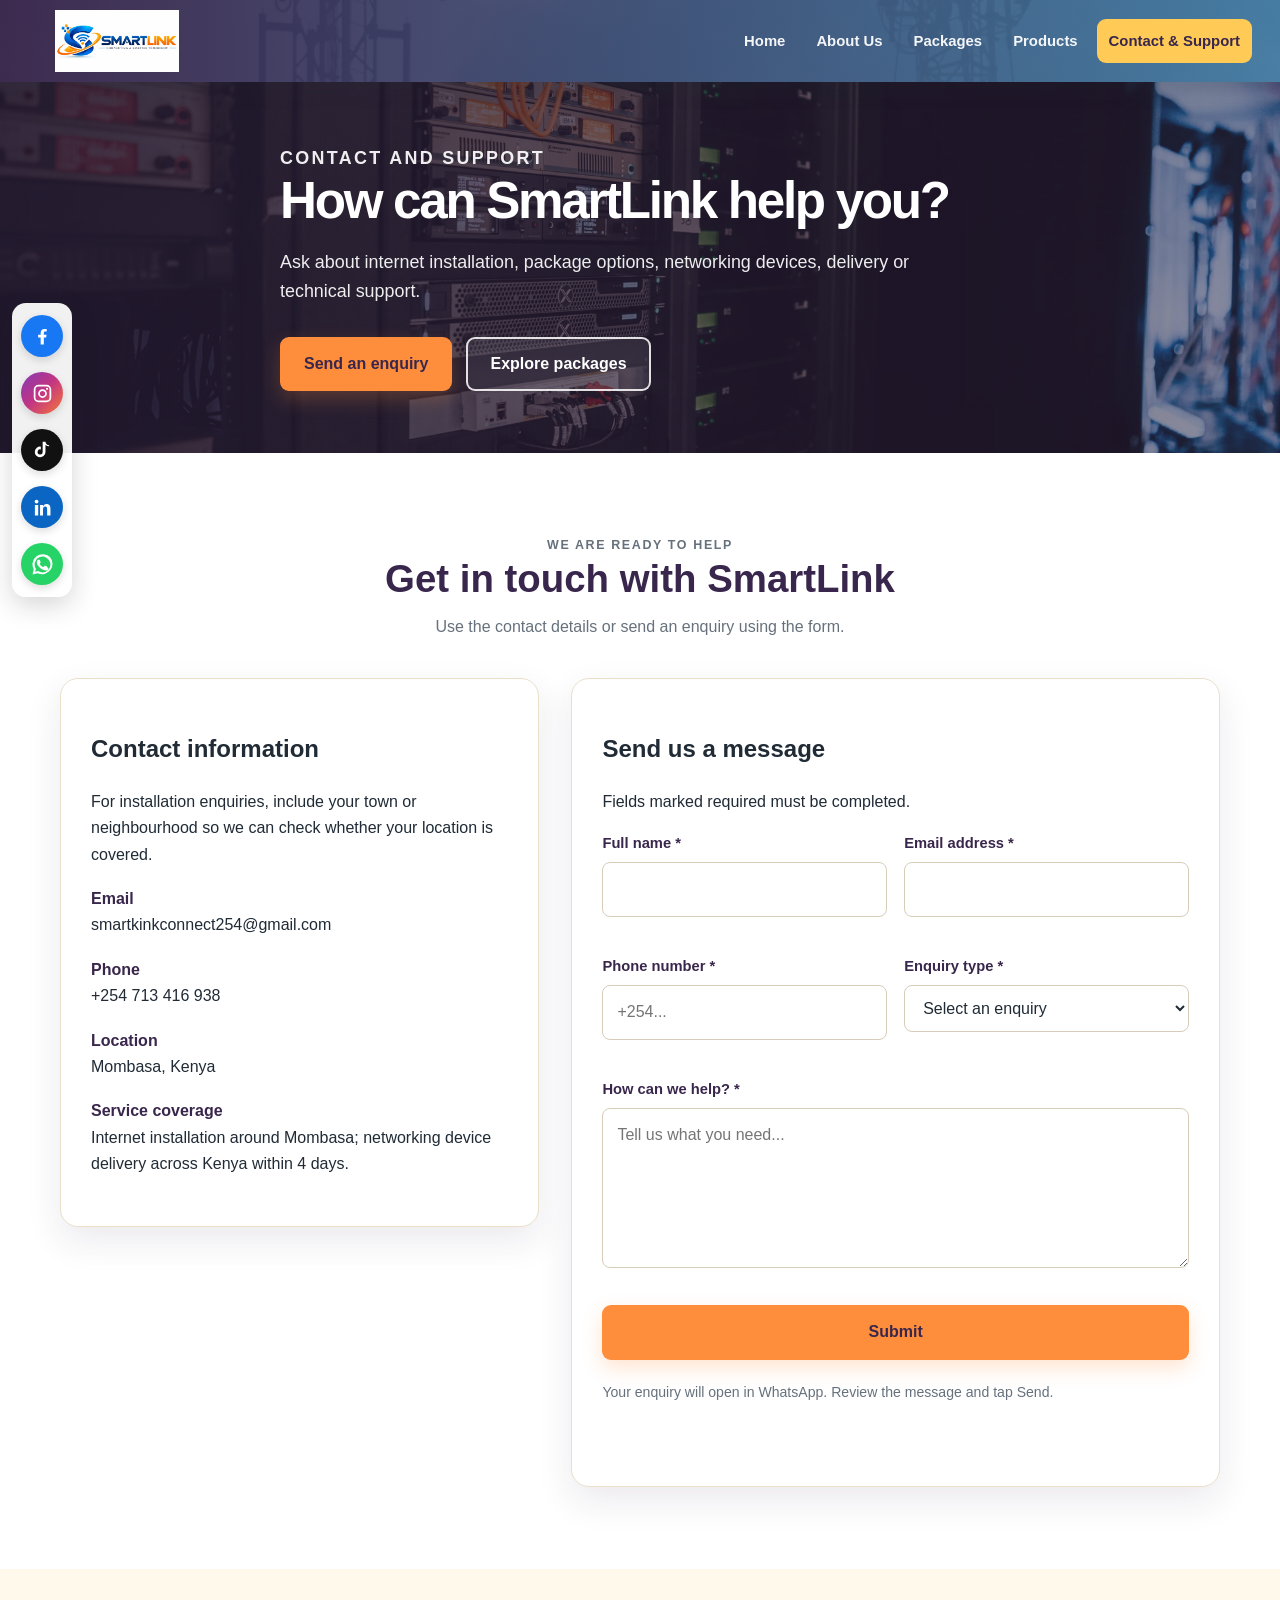
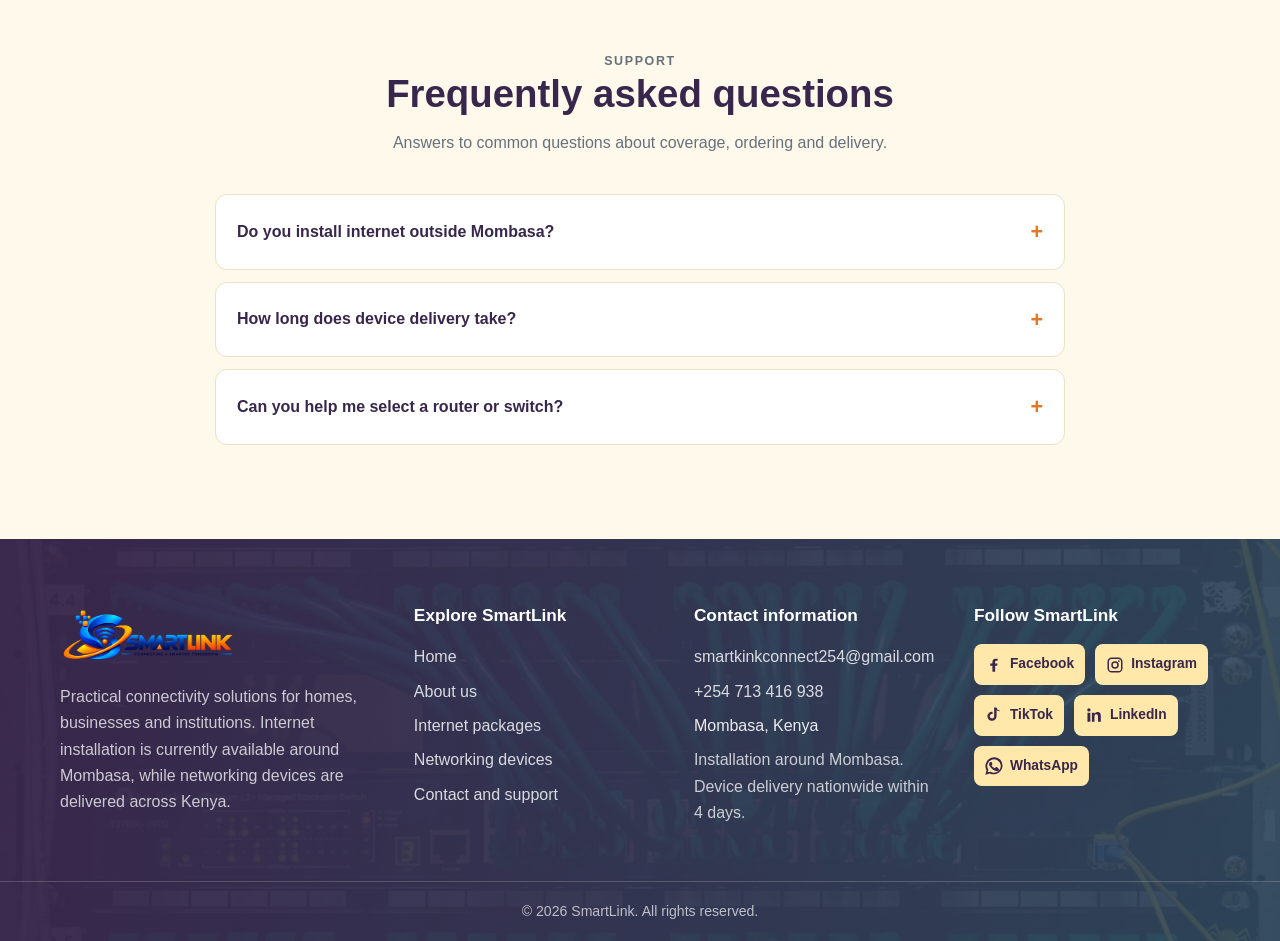
<file: contact.html>
<!DOCTYPE html>
<html lang="en"><head>
<meta charset="UTF-8"><meta name="viewport" content="width=device-width, initial-scale=1.0">
<meta name="description" content="Contact SmartLink for internet installation, packages, networking devices and customer support."><meta name="theme-color" content="#39264c">
<title>Contact and Support | SmartLink Kenya</title>
<link rel="icon" href="images/smartlink-icon.webp" type="image/webp"><link rel="stylesheet" href="css/style.css">
</head><body>
<a class="skip-link" href="#main-content">Skip to content</a>
<header class="site-header">
    <div class="container header-container">
        <a class="brand" href="index.html" aria-label="SmartLink home"><img src="images/smartlink-primary-logo.webp" alt="SmartLink" width="200" height="70"></a>
        <button class="menu-toggle" type="button" aria-label="Open navigation menu" aria-expanded="false" aria-controls="primary-navigation">☰</button>
        <nav class="site-nav" id="primary-navigation" aria-label="Main navigation"><ul>
                <li><a href="index.html">Home</a></li>
                <li><a href="about.html">About Us</a></li>
                <li><a href="packages.html">Packages</a></li>
                <li><a href="products.html">Products</a></li>
                <li><a href="contact.html" aria-current="page">Contact &amp; Support</a></li>
        </ul></nav>
    </div>
</header>
<aside class="social-rail" aria-label="Social media links">
<a href="https://www.facebook.com/" target="_blank" rel="noopener noreferrer" aria-label="Facebook" title="Facebook"><svg viewBox="0 0 24 24" aria-hidden="true"><path d="M13.5 21v-8h2.7l.4-3.1h-3.1v-2c0-.9.3-1.5 1.6-1.5h1.7V3.6c-.3 0-1.4-.1-2.6-.1-2.6 0-4.3 1.6-4.3 4.4v2H7v3.1h2.9v8h3.6z"/></svg></a>
<a href="https://www.instagram.com/" target="_blank" rel="noopener noreferrer" aria-label="Instagram" title="Instagram"><svg viewBox="0 0 24 24" aria-hidden="true"><path d="M7.5 2h9A5.5 5.5 0 0 1 22 7.5v9a5.5 5.5 0 0 1-5.5 5.5h-9A5.5 5.5 0 0 1 2 16.5v-9A5.5 5.5 0 0 1 7.5 2zm0 2A3.5 3.5 0 0 0 4 7.5v9A3.5 3.5 0 0 0 7.5 20h9a3.5 3.5 0 0 0 3.5-3.5v-9A3.5 3.5 0 0 0 16.5 4h-9zM12 7a5 5 0 1 1 0 10 5 5 0 0 1 0-10zm0 2a3 3 0 1 0 0 6 3 3 0 0 0 0-6zm5.2-3.5a1.2 1.2 0 1 1 0 2.4 1.2 1.2 0 0 1 0-2.4z"/></svg></a>
<a href="https://www.tiktok.com/" target="_blank" rel="noopener noreferrer" aria-label="TikTok" title="TikTok"><svg viewBox="0 0 24 24" aria-hidden="true"><path d="M19.6 7.1a6.8 6.8 0 0 1-4.2-1.5v8.1a6.1 6.1 0 1 1-5.3-6.1v3.2a2.9 2.9 0 1 0 2.1 2.8V2h3.2c.2 2.1 1.8 3.8 4.2 4.1v3.2z"/></svg></a>
<a href="https://www.linkedin.com/" target="_blank" rel="noopener noreferrer" aria-label="LinkedIn" title="LinkedIn"><svg viewBox="0 0 24 24" aria-hidden="true"><path d="M5.2 3a2.2 2.2 0 1 1 0 4.4 2.2 2.2 0 0 1 0-4.4zM3.3 9h3.8v12H3.3zM9.2 9h3.6v1.6h.1A4 4 0 0 1 16.5 8c3.9 0 4.6 2.5 4.6 5.7V21h-3.8v-6.5c0-1.6 0-3.6-2.2-3.6s-2.5 1.7-2.5 3.5V21H9.2z"/></svg></a>
<a href="https://wa.me/254713416938?text=Hello%20SmartLink%2C%20I%20would%20like%20to%20make%20an%20enquiry." target="_blank" rel="noopener noreferrer" aria-label="WhatsApp" title="WhatsApp"><svg viewBox="0 0 24 24" aria-hidden="true"><path d="M20.5 3.5A11.8 11.8 0 0 0 2 17.7L.5 23.5l6-1.6A11.8 11.8 0 0 0 20.5 3.5zM12 21a9 9 0 0 1-4.6-1.3l-.3-.2-3.5.9.9-3.4-.2-.4A9 9 0 1 1 12 21zm5-6.7c-.3-.2-1.7-.9-2-.9s-.5-.2-.7.2-.8.9-1 1.1-.4.2-.7.1a7.4 7.4 0 0 1-2.2-1.4 8.2 8.2 0 0 1-1.5-1.9c-.2-.3 0-.5.1-.7l.5-.6c.2-.2.2-.4.3-.6.1-.2 0-.5 0-.6l-.9-2.1c-.2-.5-.5-.4-.7-.4h-.6c-.2 0-.6.1-.9.4s-1.2 1.2-1.2 2.8 1.2 3.2 1.4 3.4c.2.2 2.4 3.7 5.8 5 .8.3 1.4.5 1.9.6.8.2 1.5.2 2 .1.6-.1 1.7-.7 1.9-1.4.2-.7.2-1.3.1-1.4-.1-.2-.3-.3-.6-.4z"/></svg></a>
</aside>
<main id="main-content">
<section class="hero page-hero"><div class="container hero-content"><p class="eyebrow">Contact and support</p><h1>How can SmartLink help you?</h1><p>Ask about internet installation, package options, networking devices, delivery or technical support.</p><div class="hero-actions"><a class="btn btn-primary" href="#contact-form-section">Send an enquiry</a><a class="btn btn-outline" href="packages.html">Explore packages</a></div></div></section>
<section class="section" id="contact-form-section"><div class="container">
<div class="section-heading"><p class="kicker">We are ready to help</p><h2>Get in touch with SmartLink</h2><p>Use the contact details or send an enquiry using the form.</p></div>
<div class="contact-layout">
<aside class="contact-panel"><h2>Contact information</h2><p>For installation enquiries, include your town or neighbourhood so we can check whether your location is covered.</p>
<div class="contact-detail"><strong>Email</strong><a href="mailto:smartkinkconnect254@gmail.com">smartkinkconnect254@gmail.com</a></div><div class="contact-detail"><strong>Phone</strong><a href="tel:+254713416938">+254 713 416 938</a></div><div class="contact-detail"><strong>Location</strong><span>Mombasa, Kenya</span></div><div class="contact-detail"><strong>Service coverage</strong><span>Internet installation around Mombasa; networking device delivery across Kenya within 4 days.</span></div>
<p class="form-note"></p></aside>
<section class="form-panel"><h2>Send us a message</h2><p>Fields marked required must be completed.</p>
<form id="contact-form" novalidate><div class="form-grid">
<div class="form-field"><label for="name">Full name *</label><input id="name" name="name" type="text" autocomplete="name" required minlength="2"><span class="field-error" id="name-error"></span></div>
<div class="form-field"><label for="email">Email address *</label><input id="email" name="email" type="email" autocomplete="email" required><span class="field-error" id="email-error"></span></div>
<div class="form-field"><label for="phone">Phone number *</label><input id="phone" name="phone" type="tel" autocomplete="tel" placeholder="+254..." required><span class="field-error" id="phone-error"></span></div>
<div class="form-field"><label for="subject">Enquiry type *</label><select id="subject" name="subject" required><option value="">Select an enquiry</option><option>Home internet package</option><option>Business internet package</option><option>Installation coverage</option><option>Networking device purchase</option><option>Delivery enquiry</option><option>Technical support</option><option>Other</option></select><span class="field-error" id="subject-error"></span></div>
<div class="form-field full"><label for="message">How can we help? *</label><textarea id="message" name="message" rows="5" required minlength="10" placeholder="Tell us what you need..."></textarea><span class="field-error" id="message-error"></span></div>
<div class="form-field full"><button class="btn btn-primary" type="submit">Submit</button><p class="form-note">Your enquiry will open in WhatsApp. Review the message and tap Send.</p><p class="form-status" role="status" aria-live="polite"></p></div>
</div></form></section></div></div></section>
<section class="section section-soft"><div class="container"><div class="section-heading"><p class="kicker">Support</p><h2>Frequently asked questions</h2><p>Answers to common questions about coverage, ordering and delivery.</p></div><div class="faq-list">
<div class="faq-item"><button class="faq-question" type="button" aria-expanded="false" aria-controls="faq-contact-1"><span>Do you install internet outside Mombasa?</span><span data-faq-symbol>+</span></button><div class="faq-answer" id="faq-contact-1" hidden>Installation is currently available around Mombasa. Contact us with your area to confirm availability. Coverage may expand in future.</div></div>
<div class="faq-item"><button class="faq-question" type="button" aria-expanded="false" aria-controls="faq-contact-2"><span>How long does device delivery take?</span><span data-faq-symbol>+</span></button><div class="faq-answer" id="faq-contact-2" hidden>Networking devices are delivered anywhere in Kenya within 4 days, subject to order confirmation and delivery arrangements.</div></div>
<div class="faq-item"><button class="faq-question" type="button" aria-expanded="false" aria-controls="faq-contact-3"><span>Can you help me select a router or switch?</span><span data-faq-symbol>+</span></button><div class="faq-answer" id="faq-contact-3" hidden>Yes. Tell us how many devices you need to connect, the size of the space and how you use your network. We can help identify suitable equipment.</div></div>
</div></div></section>
</main>
<footer class="site-footer">
    <div class="container footer-main">
        <section class="footer-brand"><img src="images/smartlink-transparent-logo.webp" alt="SmartLink" width="190" height="70">
            <p>Practical connectivity solutions for homes, businesses and institutions. Internet installation is currently available around Mombasa, while networking devices are delivered across Kenya.</p>
        </section>
        <section><h2>Explore SmartLink</h2><ul class="footer-links">
            <li><a href="index.html">Home</a></li><li><a href="about.html">About us</a></li><li><a href="packages.html">Internet packages</a></li><li><a href="products.html">Networking devices</a></li><li><a href="contact.html">Contact and support</a></li>
        </ul></section>
        <section><h2>Contact information</h2><ul class="footer-links">
            <li><a href="mailto:smartkinkconnect254@gmail.com">smartkinkconnect254@gmail.com</a></li><li><a href="tel:+254713416938">+254 713 416 938</a></li><li>Mombasa, Kenya</li>
        </ul><p>Installation around Mombasa. Device delivery nationwide within 4 days.</p></section>
        <section><h2>Follow SmartLink</h2><div class="social-links">
            <a href="https://www.facebook.com/" target="_blank" rel="noopener noreferrer" aria-label="Facebook" title="Facebook"><svg viewBox="0 0 24 24" aria-hidden="true"><path d="M13.5 21v-8h2.7l.4-3.1h-3.1v-2c0-.9.3-1.5 1.6-1.5h1.7V3.6c-.3 0-1.4-.1-2.6-.1-2.6 0-4.3 1.6-4.3 4.4v2H7v3.1h2.9v8h3.6z"/></svg> Facebook</a>
            <a href="https://www.instagram.com/" target="_blank" rel="noopener noreferrer" aria-label="Instagram" title="Instagram"><svg viewBox="0 0 24 24" aria-hidden="true"><path d="M7.5 2h9A5.5 5.5 0 0 1 22 7.5v9a5.5 5.5 0 0 1-5.5 5.5h-9A5.5 5.5 0 0 1 2 16.5v-9A5.5 5.5 0 0 1 7.5 2zm0 2A3.5 3.5 0 0 0 4 7.5v9A3.5 3.5 0 0 0 7.5 20h9a3.5 3.5 0 0 0 3.5-3.5v-9A3.5 3.5 0 0 0 16.5 4h-9zM12 7a5 5 0 1 1 0 10 5 5 0 0 1 0-10zm0 2a3 3 0 1 0 0 6 3 3 0 0 0 0-6zm5.2-3.5a1.2 1.2 0 1 1 0 2.4 1.2 1.2 0 0 1 0-2.4z"/></svg> Instagram</a>
            <a href="https://www.tiktok.com/" target="_blank" rel="noopener noreferrer" aria-label="TikTok" title="TikTok"><svg viewBox="0 0 24 24" aria-hidden="true"><path d="M19.6 7.1a6.8 6.8 0 0 1-4.2-1.5v8.1a6.1 6.1 0 1 1-5.3-6.1v3.2a2.9 2.9 0 1 0 2.1 2.8V2h3.2c.2 2.1 1.8 3.8 4.2 4.1v3.2z"/></svg> TikTok</a>
            <a href="https://www.linkedin.com/" target="_blank" rel="noopener noreferrer" aria-label="LinkedIn" title="LinkedIn"><svg viewBox="0 0 24 24" aria-hidden="true"><path d="M5.2 3a2.2 2.2 0 1 1 0 4.4 2.2 2.2 0 0 1 0-4.4zM3.3 9h3.8v12H3.3zM9.2 9h3.6v1.6h.1A4 4 0 0 1 16.5 8c3.9 0 4.6 2.5 4.6 5.7V21h-3.8v-6.5c0-1.6 0-3.6-2.2-3.6s-2.5 1.7-2.5 3.5V21H9.2z"/></svg> LinkedIn</a>
            <a href="https://wa.me/254713416938?text=Hello%20SmartLink%2C%20I%20would%20like%20to%20make%20an%20enquiry." target="_blank" rel="noopener noreferrer" aria-label="WhatsApp" title="WhatsApp"><svg viewBox="0 0 24 24" aria-hidden="true"><path d="M20.5 3.5A11.8 11.8 0 0 0 2 17.7L.5 23.5l6-1.6A11.8 11.8 0 0 0 20.5 3.5zM12 21a9 9 0 0 1-4.6-1.3l-.3-.2-3.5.9.9-3.4-.2-.4A9 9 0 1 1 12 21zm5-6.7c-.3-.2-1.7-.9-2-.9s-.5-.2-.7.2-.8.9-1 1.1-.4.2-.7.1a7.4 7.4 0 0 1-2.2-1.4 8.2 8.2 0 0 1-1.5-1.9c-.2-.3 0-.5.1-.7l.5-.6c.2-.2.2-.4.3-.6.1-.2 0-.5 0-.6l-.9-2.1c-.2-.5-.5-.4-.7-.4h-.6c-.2 0-.6.1-.9.4s-1.2 1.2-1.2 2.8 1.2 3.2 1.4 3.4c.2.2 2.4 3.7 5.8 5 .8.3 1.4.5 1.9.6.8.2 1.5.2 2 .1.6-.1 1.7-.7 1.9-1.4.2-.7.2-1.3.1-1.4-.1-.2-.3-.3-.6-.4z"/></svg> WhatsApp</a>
        </div></section>
    </div>
    <div class="footer-bottom"><div class="container">© 2026 SmartLink. All rights reserved.</div></div>
</footer>
    <script src="style/script.js"></script>
</body></html>
</file>
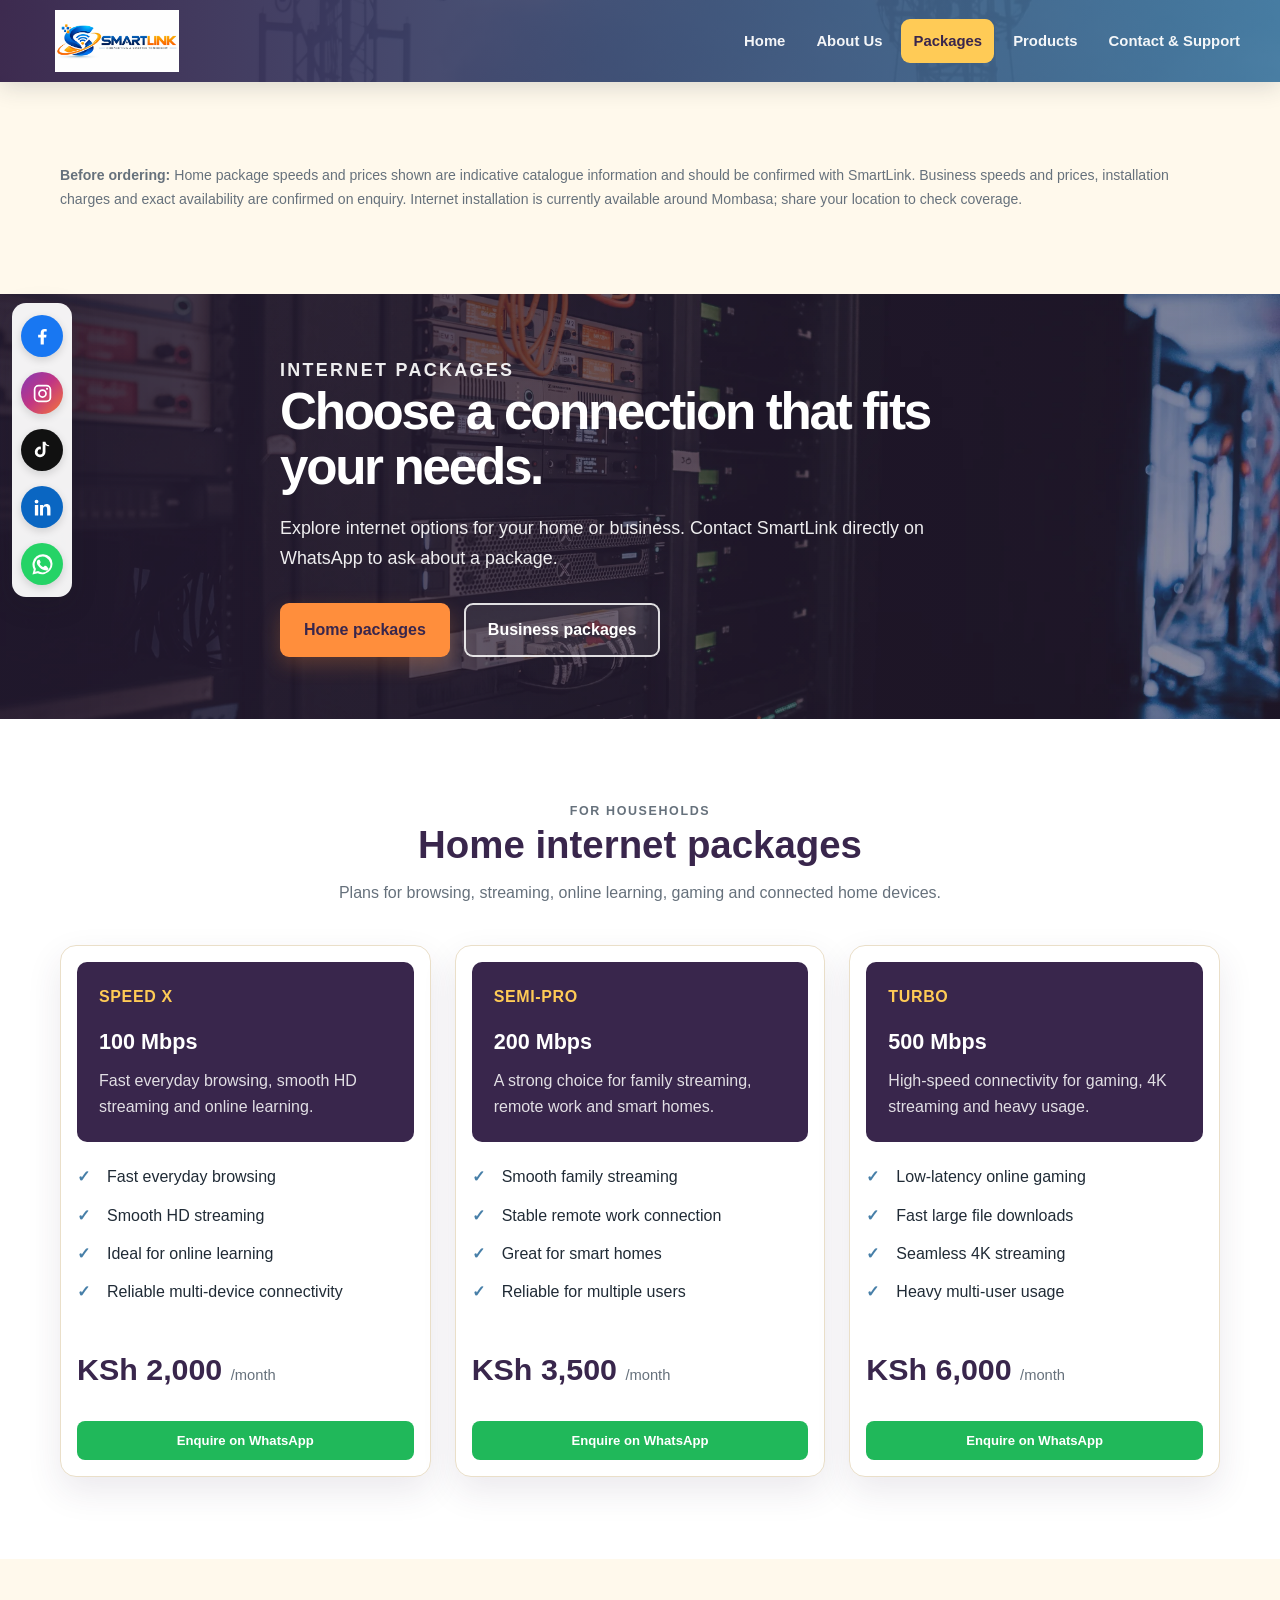
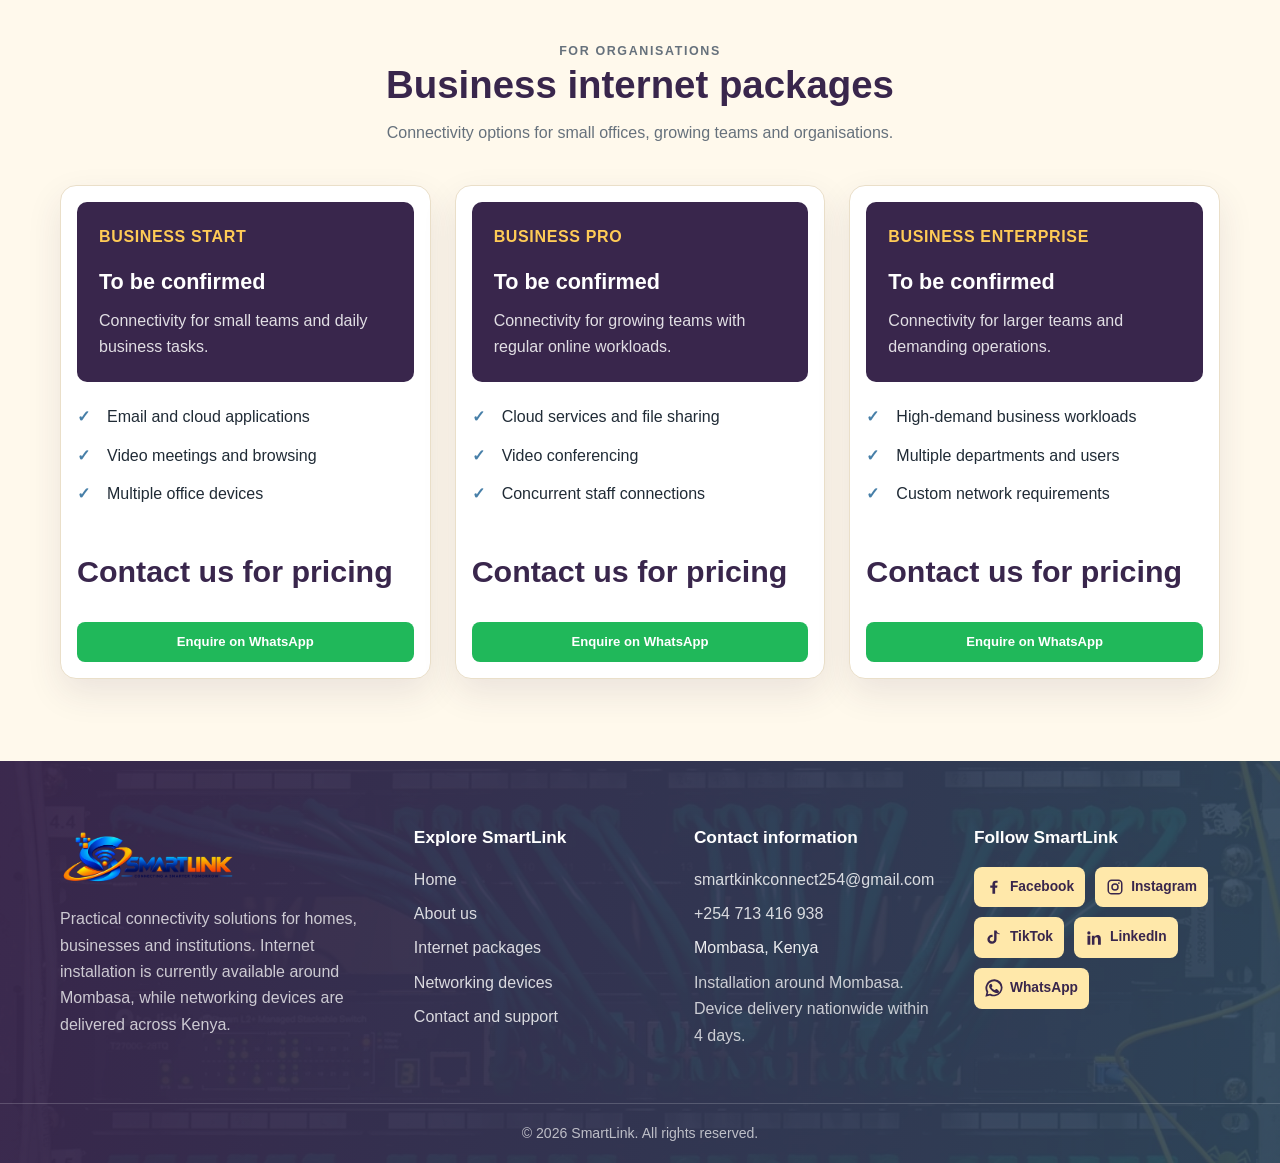
<file: packages.html>
<!DOCTYPE html>
<html lang="en">
<head>
<meta charset="UTF-8">
<meta name="viewport" content="width=device-width, initial-scale=1.0">
<meta name="description" content="Compare SmartLink home and business internet packages.">
<meta name="theme-color" content="#39264c">
<title>Internet Packages | SmartLink Kenya</title>
<link rel="icon" href="images/smartlink-icon.webp" type="image/webp">
<link rel="stylesheet" href="css/style.css">
</head>
<body>
<a class="skip-link" href="#main-content">Skip to content</a>
<header class="site-header">
    <div class="container header-container">
        <a class="brand" href="index.html" aria-label="SmartLink home"><img src="images/smartlink-primary-logo.webp" alt="SmartLink" width="200" height="70"></a>
        <button class="menu-toggle" type="button" aria-label="Open navigation menu" aria-expanded="false" aria-controls="primary-navigation">☰</button>
        <nav class="site-nav" id="primary-navigation" aria-label="Main navigation"><ul>
                <li><a href="index.html">Home</a></li>
                <li><a href="about.html">About Us</a></li>
                <li><a href="packages.html" aria-current="page">Packages</a></li>
                <li><a href="products.html" >Products</a></li>
                <li><a href="contact.html">Contact &amp; Support</a></li>
        </ul></nav>
    </div>
</header>
<aside class="social-rail" aria-label="Social media links">
<a href="https://www.facebook.com/" target="_blank" rel="noopener noreferrer" aria-label="Facebook" title="Facebook"><svg viewBox="0 0 24 24" aria-hidden="true"><path d="M13.5 21v-8h2.7l.4-3.1h-3.1v-2c0-.9.3-1.5 1.6-1.5h1.7V3.6c-.3 0-1.4-.1-2.6-.1-2.6 0-4.3 1.6-4.3 4.4v2H7v3.1h2.9v8h3.6z"/></svg></a>
<a href="https://www.instagram.com/" target="_blank" rel="noopener noreferrer" aria-label="Instagram" title="Instagram"><svg viewBox="0 0 24 24" aria-hidden="true"><path d="M7.5 2h9A5.5 5.5 0 0 1 22 7.5v9a5.5 5.5 0 0 1-5.5 5.5h-9A5.5 5.5 0 0 1 2 16.5v-9A5.5 5.5 0 0 1 7.5 2zm0 2A3.5 3.5 0 0 0 4 7.5v9A3.5 3.5 0 0 0 7.5 20h9a3.5 3.5 0 0 0 3.5-3.5v-9A3.5 3.5 0 0 0 16.5 4h-9zM12 7a5 5 0 1 1 0 10 5 5 0 0 1 0-10zm0 2a3 3 0 1 0 0 6 3 3 0 0 0 0-6zm5.2-3.5a1.2 1.2 0 1 1 0 2.4 1.2 1.2 0 0 1 0-2.4z"/></svg></a>
<a href="https://www.tiktok.com/" target="_blank" rel="noopener noreferrer" aria-label="TikTok" title="TikTok"><svg viewBox="0 0 24 24" aria-hidden="true"><path d="M19.6 7.1a6.8 6.8 0 0 1-4.2-1.5v8.1a6.1 6.1 0 1 1-5.3-6.1v3.2a2.9 2.9 0 1 0 2.1 2.8V2h3.2c.2 2.1 1.8 3.8 4.2 4.1v3.2z"/></svg></a>
<a href="https://www.linkedin.com/" target="_blank" rel="noopener noreferrer" aria-label="LinkedIn" title="LinkedIn"><svg viewBox="0 0 24 24" aria-hidden="true"><path d="M5.2 3a2.2 2.2 0 1 1 0 4.4 2.2 2.2 0 0 1 0-4.4zM3.3 9h3.8v12H3.3zM9.2 9h3.6v1.6h.1A4 4 0 0 1 16.5 8c3.9 0 4.6 2.5 4.6 5.7V21h-3.8v-6.5c0-1.6 0-3.6-2.2-3.6s-2.5 1.7-2.5 3.5V21H9.2z"/></svg></a>
<a href="https://wa.me/254713416938?text=Hello%20SmartLink%2C%20I%20would%20like%20to%20make%20an%20enquiry." target="_blank" rel="noopener noreferrer" aria-label="WhatsApp" title="WhatsApp"><svg viewBox="0 0 24 24" aria-hidden="true"><path d="M20.5 3.5A11.8 11.8 0 0 0 2 17.7L.5 23.5l6-1.6A11.8 11.8 0 0 0 20.5 3.5zM12 21a9 9 0 0 1-4.6-1.3l-.3-.2-3.5.9.9-3.4-.2-.4A9 9 0 1 1 12 21zm5-6.7c-.3-.2-1.7-.9-2-.9s-.5-.2-.7.2-.8.9-1 1.1-.4.2-.7.1a7.4 7.4 0 0 1-2.2-1.4 8.2 8.2 0 0 1-1.5-1.9c-.2-.3 0-.5.1-.7l.5-.6c.2-.2.2-.4.3-.6.1-.2 0-.5 0-.6l-.9-2.1c-.2-.5-.5-.4-.7-.4h-.6c-.2 0-.6.1-.9.4s-1.2 1.2-1.2 2.8 1.2 3.2 1.4 3.4c.2.2 2.4 3.7 5.8 5 .8.3 1.4.5 1.9.6.8.2 1.5.2 2 .1.6-.1 1.7-.7 1.9-1.4.2-.7.2-1.3.1-1.4-.1-.2-.3-.3-.6-.4z"/></svg></a>
</aside>
<main id="main-content">
<section class="section section-soft package-disclosure"><div class="container"><p class="form-note"><strong>Before ordering:</strong> Home package speeds and prices shown are indicative catalogue information and should be confirmed with SmartLink. Business speeds and prices, installation charges and exact availability are confirmed on enquiry. Internet installation is currently available around Mombasa; share your location to check coverage.</p></div></section>
<section class="hero page-hero"><div class="container hero-content">
<p class="eyebrow">Internet packages</p><h1>Choose a connection that fits your needs.</h1>
<p>Explore internet options for your home or business. Contact SmartLink directly on WhatsApp to ask about a package.</p>
<div class="hero-actions"><a class="btn btn-primary" href="#home-packages">Home packages</a><a class="btn btn-outline" href="#business-packages">Business packages</a></div>
</div></section>
<section class="section" id="home-packages"><div class="container">
<div class="section-heading"><p class="kicker">For households</p><h2>Home internet packages</h2><p>Plans for browsing, streaming, online learning, gaming and connected home devices.</p></div>
<div class="grid-3" id="home-package-grid"></div>
</div></section>
<section class="section section-soft" id="business-packages"><div class="container">
<div class="section-heading"><p class="kicker">For organisations</p><h2>Business internet packages</h2><p>Connectivity options for small offices, growing teams and organisations.</p></div>
<div class="grid-3" id="business-package-grid"></div>
</div></section>
</main>
<footer class="site-footer">
    <div class="container footer-main">
        <section class="footer-brand"><img src="images/smartlink-transparent-logo.webp" alt="SmartLink" width="190" height="70">
            <p>Practical connectivity solutions for homes, businesses and institutions. Internet installation is currently available around Mombasa, while networking devices are delivered across Kenya.</p>
        </section>
        <section><h2>Explore SmartLink</h2><ul class="footer-links">
            <li><a href="index.html">Home</a></li><li><a href="about.html">About us</a></li><li><a href="packages.html">Internet packages</a></li><li><a href="products.html">Networking devices</a></li><li><a href="contact.html">Contact and support</a></li>
        </ul></section>
        <section><h2>Contact information</h2><ul class="footer-links">
            <li><a href="mailto:smartkinkconnect254@gmail.com">smartkinkconnect254@gmail.com</a></li><li><a href="tel:+254713416938">+254 713 416 938</a></li><li>Mombasa, Kenya</li>
        </ul><p>Installation around Mombasa. Device delivery nationwide within 4 days.</p></section>
        <section><h2>Follow SmartLink</h2><div class="social-links">
            <a href="https://www.facebook.com/" target="_blank" rel="noopener noreferrer" aria-label="Facebook" title="Facebook"><svg viewBox="0 0 24 24" aria-hidden="true"><path d="M13.5 21v-8h2.7l.4-3.1h-3.1v-2c0-.9.3-1.5 1.6-1.5h1.7V3.6c-.3 0-1.4-.1-2.6-.1-2.6 0-4.3 1.6-4.3 4.4v2H7v3.1h2.9v8h3.6z"/></svg> Facebook</a>
            <a href="https://www.instagram.com/" target="_blank" rel="noopener noreferrer" aria-label="Instagram" title="Instagram"><svg viewBox="0 0 24 24" aria-hidden="true"><path d="M7.5 2h9A5.5 5.5 0 0 1 22 7.5v9a5.5 5.5 0 0 1-5.5 5.5h-9A5.5 5.5 0 0 1 2 16.5v-9A5.5 5.5 0 0 1 7.5 2zm0 2A3.5 3.5 0 0 0 4 7.5v9A3.5 3.5 0 0 0 7.5 20h9a3.5 3.5 0 0 0 3.5-3.5v-9A3.5 3.5 0 0 0 16.5 4h-9zM12 7a5 5 0 1 1 0 10 5 5 0 0 1 0-10zm0 2a3 3 0 1 0 0 6 3 3 0 0 0 0-6zm5.2-3.5a1.2 1.2 0 1 1 0 2.4 1.2 1.2 0 0 1 0-2.4z"/></svg> Instagram</a>
            <a href="https://www.tiktok.com/" target="_blank" rel="noopener noreferrer" aria-label="TikTok" title="TikTok"><svg viewBox="0 0 24 24" aria-hidden="true"><path d="M19.6 7.1a6.8 6.8 0 0 1-4.2-1.5v8.1a6.1 6.1 0 1 1-5.3-6.1v3.2a2.9 2.9 0 1 0 2.1 2.8V2h3.2c.2 2.1 1.8 3.8 4.2 4.1v3.2z"/></svg> TikTok</a>
            <a href="https://www.linkedin.com/" target="_blank" rel="noopener noreferrer" aria-label="LinkedIn" title="LinkedIn"><svg viewBox="0 0 24 24" aria-hidden="true"><path d="M5.2 3a2.2 2.2 0 1 1 0 4.4 2.2 2.2 0 0 1 0-4.4zM3.3 9h3.8v12H3.3zM9.2 9h3.6v1.6h.1A4 4 0 0 1 16.5 8c3.9 0 4.6 2.5 4.6 5.7V21h-3.8v-6.5c0-1.6 0-3.6-2.2-3.6s-2.5 1.7-2.5 3.5V21H9.2z"/></svg> LinkedIn</a>
            <a href="https://wa.me/254713416938?text=Hello%20SmartLink%2C%20I%20would%20like%20to%20make%20an%20enquiry." target="_blank" rel="noopener noreferrer" aria-label="WhatsApp" title="WhatsApp"><svg viewBox="0 0 24 24" aria-hidden="true"><path d="M20.5 3.5A11.8 11.8 0 0 0 2 17.7L.5 23.5l6-1.6A11.8 11.8 0 0 0 20.5 3.5zM12 21a9 9 0 0 1-4.6-1.3l-.3-.2-3.5.9.9-3.4-.2-.4A9 9 0 1 1 12 21zm5-6.7c-.3-.2-1.7-.9-2-.9s-.5-.2-.7.2-.8.9-1 1.1-.4.2-.7.1a7.4 7.4 0 0 1-2.2-1.4 8.2 8.2 0 0 1-1.5-1.9c-.2-.3 0-.5.1-.7l.5-.6c.2-.2.2-.4.3-.6.1-.2 0-.5 0-.6l-.9-2.1c-.2-.5-.5-.4-.7-.4h-.6c-.2 0-.6.1-.9.4s-1.2 1.2-1.2 2.8 1.2 3.2 1.4 3.4c.2.2 2.4 3.7 5.8 5 .8.3 1.4.5 1.9.6.8.2 1.5.2 2 .1.6-.1 1.7-.7 1.9-1.4.2-.7.2-1.3.1-1.4-.1-.2-.3-.3-.6-.4z"/></svg> WhatsApp</a>
        </div></section>
    </div>
    <div class="footer-bottom"><div class="container">© 2026 SmartLink. All rights reserved.</div></div>
</footer>
    <script src="style/script.js"></script>
</body>
</html>
</file>
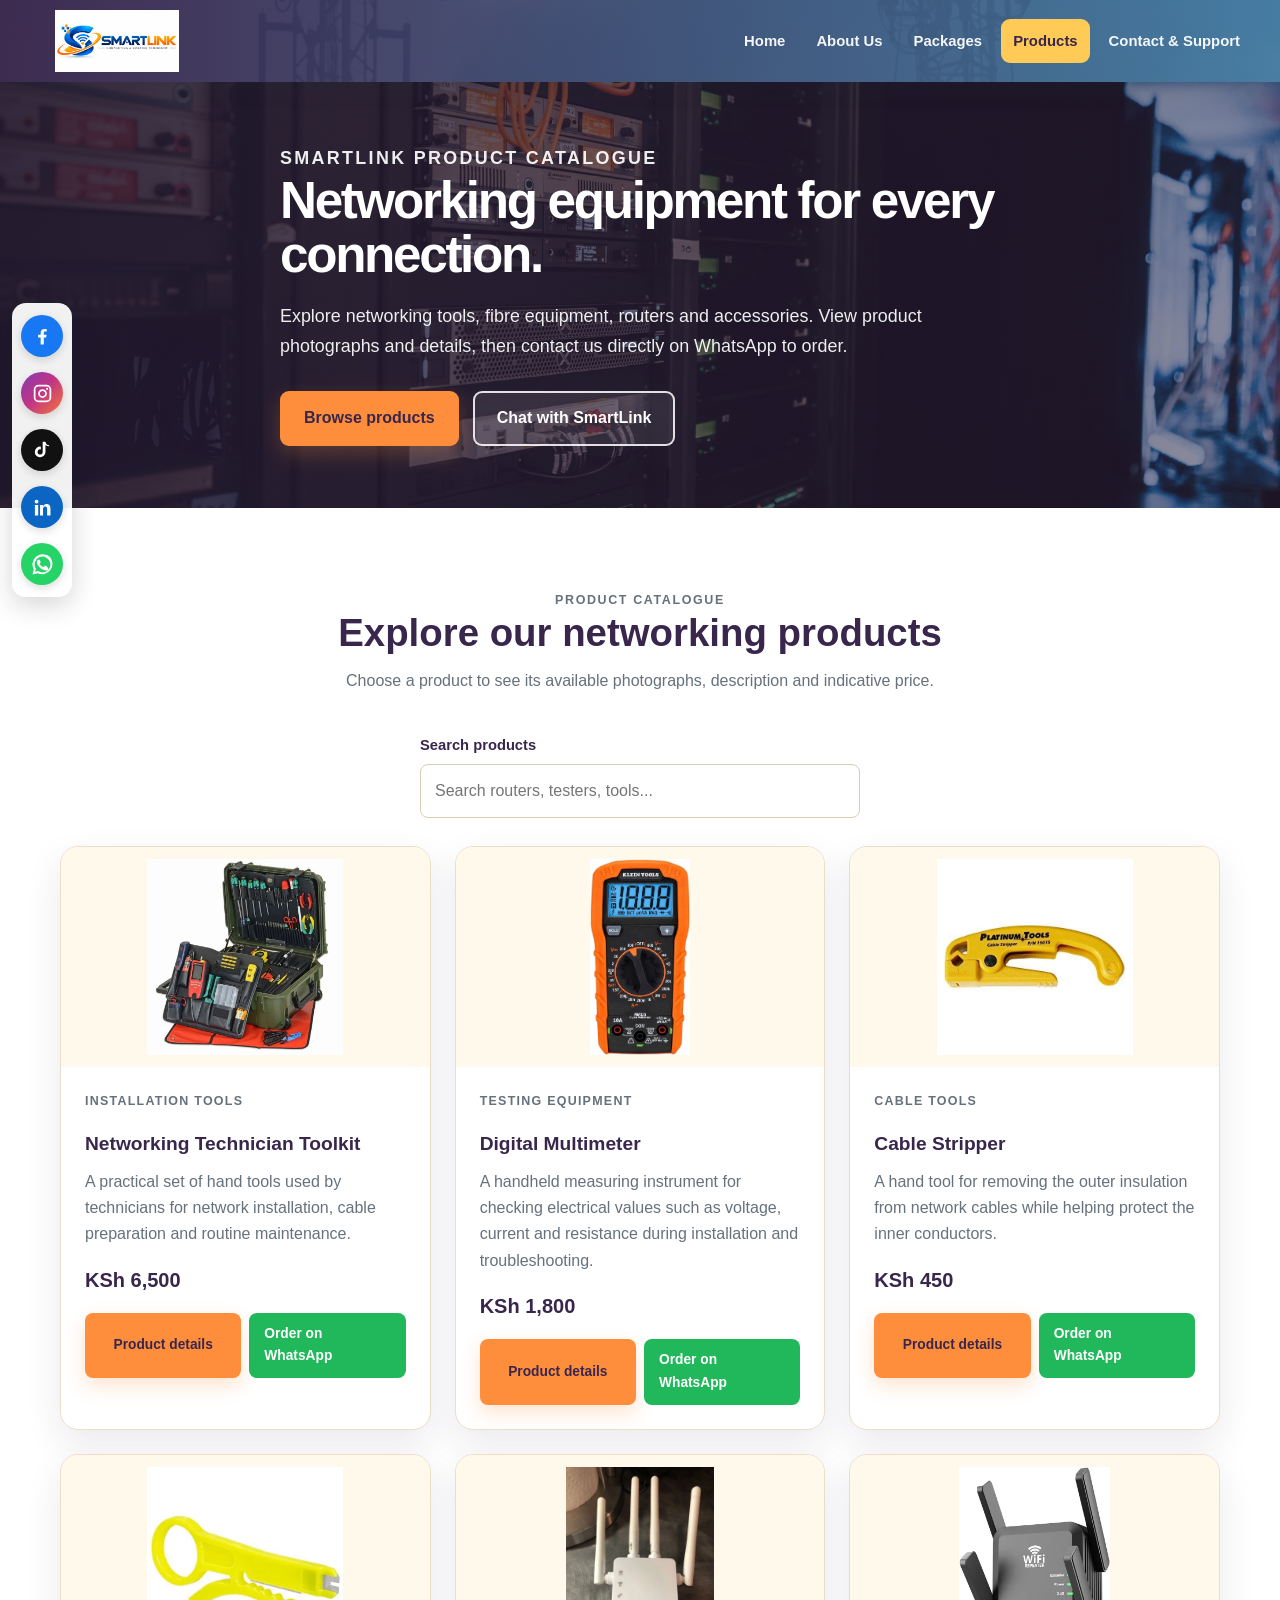
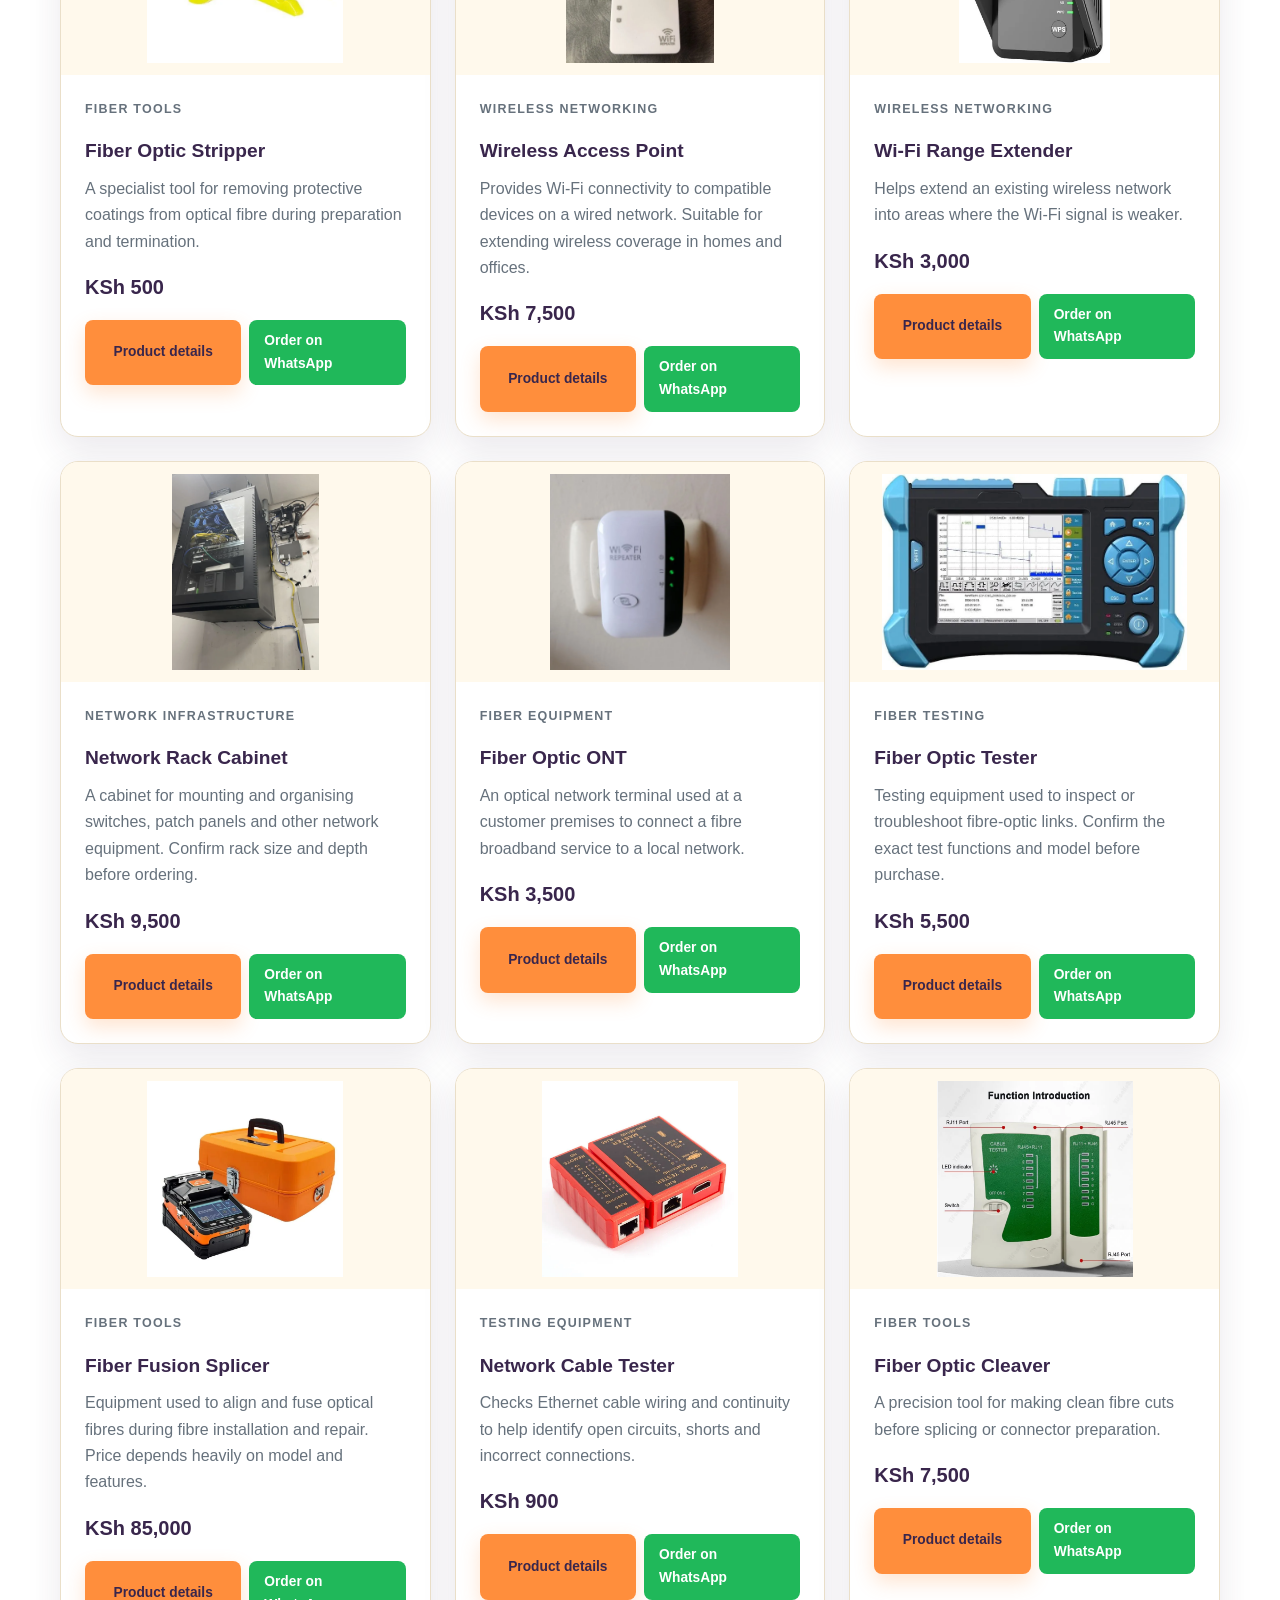
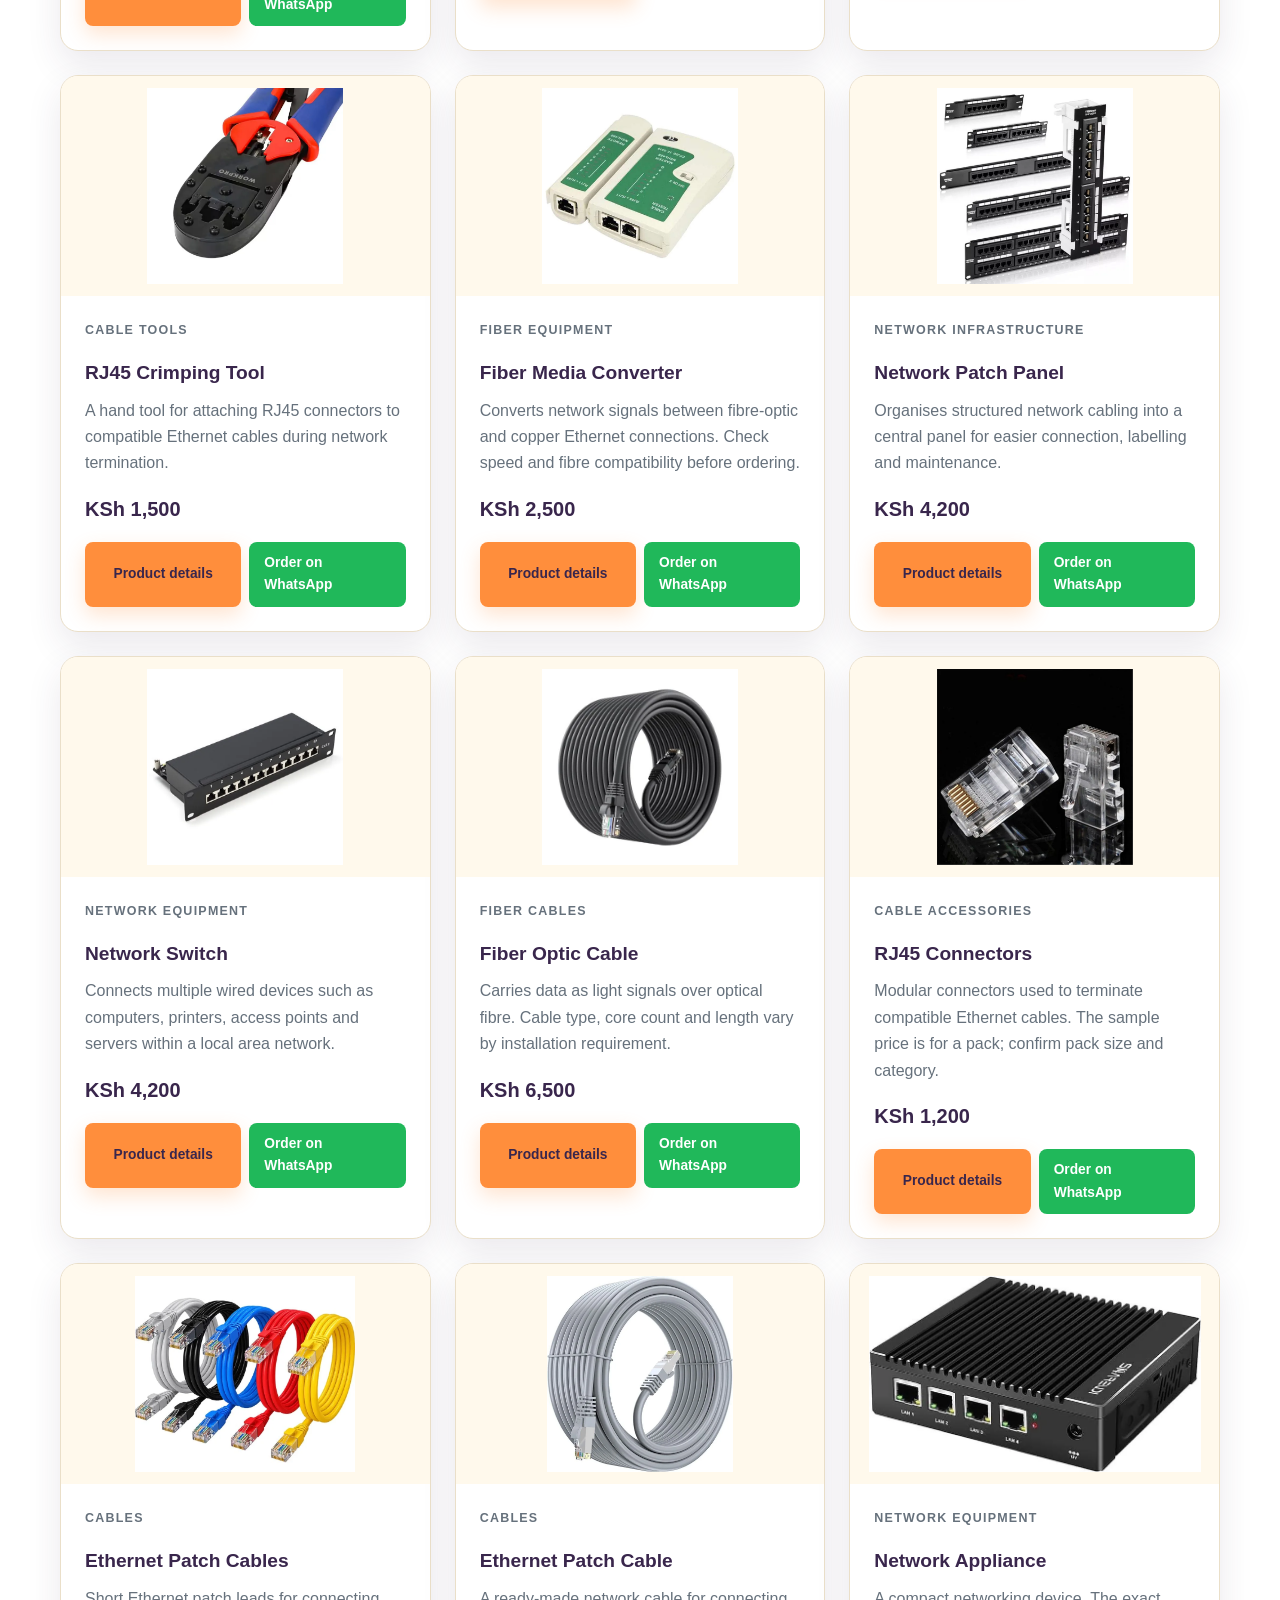
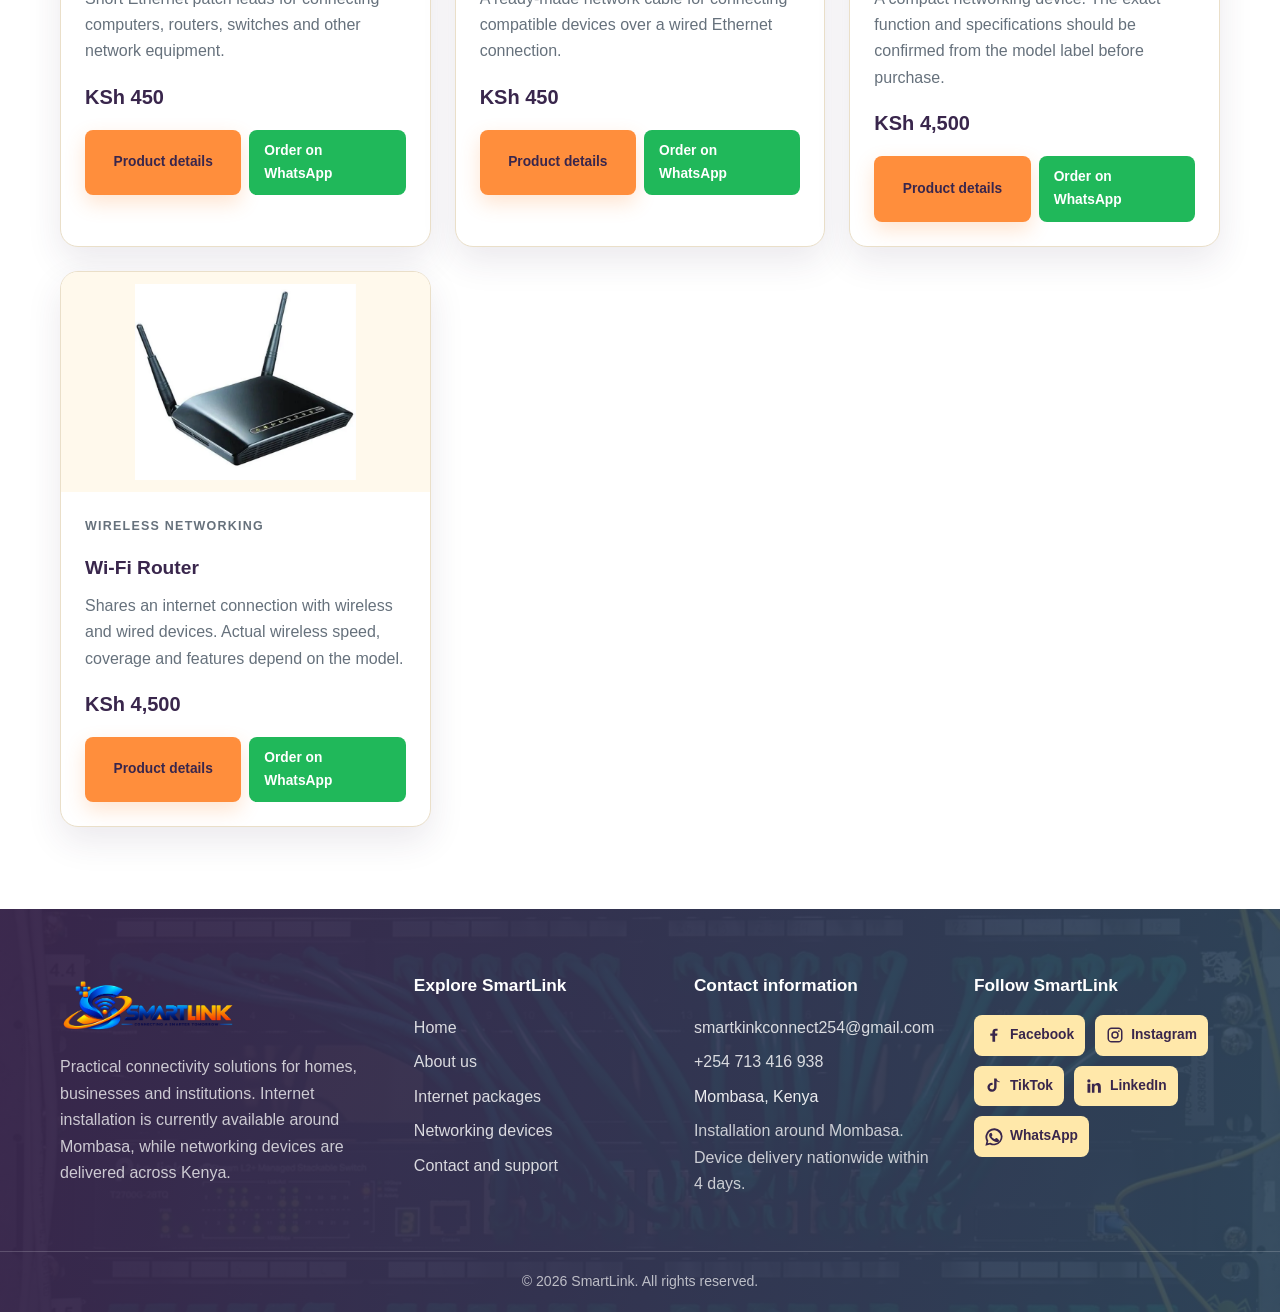
<file: products.html>
<!DOCTYPE html>
<html lang="en">
<head>
<meta charset="UTF-8">
<meta name="viewport" content="width=device-width, initial-scale=1.0">
<meta name="description" content="Browse SmartLink networking products, product details and indicative prices.">
<meta name="theme-color" content="#39264c">
<title>Networking Products | SmartLink Kenya</title>
<link rel="icon" href="images/smartlink-icon.webp" type="image/webp">
<link rel="stylesheet" href="css/style.css">
</head>
<body>
<a class="skip-link" href="#main-content">Skip to content</a>
<header class="site-header">
    <div class="container header-container">
        <a class="brand" href="index.html" aria-label="SmartLink home"><img src="images/smartlink-primary-logo.webp" alt="SmartLink" width="200" height="70"></a>
        <button class="menu-toggle" type="button" aria-label="Open navigation menu" aria-expanded="false" aria-controls="primary-navigation">☰</button>
        <nav class="site-nav" id="primary-navigation" aria-label="Main navigation"><ul>
                <li><a href="index.html">Home</a></li>
                <li><a href="about.html">About Us</a></li>
                <li><a href="packages.html">Packages</a></li>
                <li><a href="products.html" aria-current="page">Products</a></li>
                <li><a href="contact.html">Contact &amp; Support</a></li>
        </ul></nav>
    </div>
</header>
<aside class="social-rail" aria-label="Social media links">
<a href="https://www.facebook.com/" target="_blank" rel="noopener noreferrer" aria-label="Facebook" title="Facebook"><svg viewBox="0 0 24 24" aria-hidden="true"><path d="M13.5 21v-8h2.7l.4-3.1h-3.1v-2c0-.9.3-1.5 1.6-1.5h1.7V3.6c-.3 0-1.4-.1-2.6-.1-2.6 0-4.3 1.6-4.3 4.4v2H7v3.1h2.9v8h3.6z"/></svg></a>
<a href="https://www.instagram.com/" target="_blank" rel="noopener noreferrer" aria-label="Instagram" title="Instagram"><svg viewBox="0 0 24 24" aria-hidden="true"><path d="M7.5 2h9A5.5 5.5 0 0 1 22 7.5v9a5.5 5.5 0 0 1-5.5 5.5h-9A5.5 5.5 0 0 1 2 16.5v-9A5.5 5.5 0 0 1 7.5 2zm0 2A3.5 3.5 0 0 0 4 7.5v9A3.5 3.5 0 0 0 7.5 20h9a3.5 3.5 0 0 0 3.5-3.5v-9A3.5 3.5 0 0 0 16.5 4h-9zM12 7a5 5 0 1 1 0 10 5 5 0 0 1 0-10zm0 2a3 3 0 1 0 0 6 3 3 0 0 0 0-6zm5.2-3.5a1.2 1.2 0 1 1 0 2.4 1.2 1.2 0 0 1 0-2.4z"/></svg></a>
<a href="https://www.tiktok.com/" target="_blank" rel="noopener noreferrer" aria-label="TikTok" title="TikTok"><svg viewBox="0 0 24 24" aria-hidden="true"><path d="M19.6 7.1a6.8 6.8 0 0 1-4.2-1.5v8.1a6.1 6.1 0 1 1-5.3-6.1v3.2a2.9 2.9 0 1 0 2.1 2.8V2h3.2c.2 2.1 1.8 3.8 4.2 4.1v3.2z"/></svg></a>
<a href="https://www.linkedin.com/" target="_blank" rel="noopener noreferrer" aria-label="LinkedIn" title="LinkedIn"><svg viewBox="0 0 24 24" aria-hidden="true"><path d="M5.2 3a2.2 2.2 0 1 1 0 4.4 2.2 2.2 0 0 1 0-4.4zM3.3 9h3.8v12H3.3zM9.2 9h3.6v1.6h.1A4 4 0 0 1 16.5 8c3.9 0 4.6 2.5 4.6 5.7V21h-3.8v-6.5c0-1.6 0-3.6-2.2-3.6s-2.5 1.7-2.5 3.5V21H9.2z"/></svg></a>
<a href="https://wa.me/254713416938?text=Hello%20SmartLink%2C%20I%20would%20like%20to%20make%20an%20enquiry." target="_blank" rel="noopener noreferrer" aria-label="WhatsApp" title="WhatsApp"><svg viewBox="0 0 24 24" aria-hidden="true"><path d="M20.5 3.5A11.8 11.8 0 0 0 2 17.7L.5 23.5l6-1.6A11.8 11.8 0 0 0 20.5 3.5zM12 21a9 9 0 0 1-4.6-1.3l-.3-.2-3.5.9.9-3.4-.2-.4A9 9 0 1 1 12 21zm5-6.7c-.3-.2-1.7-.9-2-.9s-.5-.2-.7.2-.8.9-1 1.1-.4.2-.7.1a7.4 7.4 0 0 1-2.2-1.4 8.2 8.2 0 0 1-1.5-1.9c-.2-.3 0-.5.1-.7l.5-.6c.2-.2.2-.4.3-.6.1-.2 0-.5 0-.6l-.9-2.1c-.2-.5-.5-.4-.7-.4h-.6c-.2 0-.6.1-.9.4s-1.2 1.2-1.2 2.8 1.2 3.2 1.4 3.4c.2.2 2.4 3.7 5.8 5 .8.3 1.4.5 1.9.6.8.2 1.5.2 2 .1.6-.1 1.7-.7 1.9-1.4.2-.7.2-1.3.1-1.4-.1-.2-.3-.3-.6-.4z"/></svg></a>
</aside>
<main id="main-content">
<section class="hero page-hero">
<div class="container hero-content">
<p class="eyebrow">SmartLink product catalogue</p>
<h1>Networking equipment for every connection.</h1>
<p>Explore networking tools, fibre equipment, routers and accessories. View product photographs and details, then contact us directly on WhatsApp to order.</p>
<div class="hero-actions">
<a class="btn btn-primary" href="#catalogue">Browse products</a>
<a class="btn btn-outline" href="https://wa.me/254713416938?text=Hello%20SmartLink%2C%20I%20would%20like%20help%20choosing%20networking%20equipment." target="_blank" rel="noopener noreferrer">Chat with SmartLink</a>
</div>
</div>
</section>
<section class="section" id="catalogue">
<div class="container">
<div class="section-heading">
<p class="kicker">Product catalogue</p>
<h2>Explore our networking products</h2>
<p>Choose a product to see its available photographs, description and indicative price.</p>
</div>
<div class="form-field" style="max-width:440px;margin:0 auto 28px;">
<label for="product-search">Search products</label>
<input id="product-search" type="search" placeholder="Search routers, testers, tools...">
</div>
<div class="product-grid" id="product-grid" aria-live="polite"></div>
</div>
</section>
</main>
<div class="product-modal" id="product-modal" role="dialog" aria-modal="true" aria-labelledby="detail-name">
<div class="product-modal__panel">
<button class="product-modal__close" type="button" data-close-modal aria-label="Close product details">×</button>
<div id="product-detail-content"></div>
</div>
</div>
<footer class="site-footer">
    <div class="container footer-main">
        <section class="footer-brand"><img src="images/smartlink-transparent-logo.webp" alt="SmartLink" width="190" height="70">
            <p>Practical connectivity solutions for homes, businesses and institutions. Internet installation is currently available around Mombasa, while networking devices are delivered across Kenya.</p>
        </section>
        <section><h2>Explore SmartLink</h2><ul class="footer-links">
            <li><a href="index.html">Home</a></li><li><a href="about.html">About us</a></li><li><a href="packages.html">Internet packages</a></li><li><a href="products.html">Networking devices</a></li><li><a href="contact.html">Contact and support</a></li>
        </ul></section>
        <section><h2>Contact information</h2><ul class="footer-links">
            <li><a href="mailto:smartkinkconnect254@gmail.com">smartkinkconnect254@gmail.com</a></li><li><a href="tel:+254713416938">+254 713 416 938</a></li><li>Mombasa, Kenya</li>
        </ul><p>Installation around Mombasa. Device delivery nationwide within 4 days.</p></section>
        <section><h2>Follow SmartLink</h2><div class="social-links">
            <a href="https://www.facebook.com/" target="_blank" rel="noopener noreferrer" aria-label="Facebook" title="Facebook"><svg viewBox="0 0 24 24" aria-hidden="true"><path d="M13.5 21v-8h2.7l.4-3.1h-3.1v-2c0-.9.3-1.5 1.6-1.5h1.7V3.6c-.3 0-1.4-.1-2.6-.1-2.6 0-4.3 1.6-4.3 4.4v2H7v3.1h2.9v8h3.6z"/></svg> Facebook</a>
            <a href="https://www.instagram.com/" target="_blank" rel="noopener noreferrer" aria-label="Instagram" title="Instagram"><svg viewBox="0 0 24 24" aria-hidden="true"><path d="M7.5 2h9A5.5 5.5 0 0 1 22 7.5v9a5.5 5.5 0 0 1-5.5 5.5h-9A5.5 5.5 0 0 1 2 16.5v-9A5.5 5.5 0 0 1 7.5 2zm0 2A3.5 3.5 0 0 0 4 7.5v9A3.5 3.5 0 0 0 7.5 20h9a3.5 3.5 0 0 0 3.5-3.5v-9A3.5 3.5 0 0 0 16.5 4h-9zM12 7a5 5 0 1 1 0 10 5 5 0 0 1 0-10zm0 2a3 3 0 1 0 0 6 3 3 0 0 0 0-6zm5.2-3.5a1.2 1.2 0 1 1 0 2.4 1.2 1.2 0 0 1 0-2.4z"/></svg> Instagram</a>
            <a href="https://www.tiktok.com/" target="_blank" rel="noopener noreferrer" aria-label="TikTok" title="TikTok"><svg viewBox="0 0 24 24" aria-hidden="true"><path d="M19.6 7.1a6.8 6.8 0 0 1-4.2-1.5v8.1a6.1 6.1 0 1 1-5.3-6.1v3.2a2.9 2.9 0 1 0 2.1 2.8V2h3.2c.2 2.1 1.8 3.8 4.2 4.1v3.2z"/></svg> TikTok</a>
            <a href="https://www.linkedin.com/" target="_blank" rel="noopener noreferrer" aria-label="LinkedIn" title="LinkedIn"><svg viewBox="0 0 24 24" aria-hidden="true"><path d="M5.2 3a2.2 2.2 0 1 1 0 4.4 2.2 2.2 0 0 1 0-4.4zM3.3 9h3.8v12H3.3zM9.2 9h3.6v1.6h.1A4 4 0 0 1 16.5 8c3.9 0 4.6 2.5 4.6 5.7V21h-3.8v-6.5c0-1.6 0-3.6-2.2-3.6s-2.5 1.7-2.5 3.5V21H9.2z"/></svg> LinkedIn</a>
            <a href="https://wa.me/254713416938?text=Hello%20SmartLink%2C%20I%20would%20like%20to%20make%20an%20enquiry." target="_blank" rel="noopener noreferrer" aria-label="WhatsApp" title="WhatsApp"><svg viewBox="0 0 24 24" aria-hidden="true"><path d="M20.5 3.5A11.8 11.8 0 0 0 2 17.7L.5 23.5l6-1.6A11.8 11.8 0 0 0 20.5 3.5zM12 21a9 9 0 0 1-4.6-1.3l-.3-.2-3.5.9.9-3.4-.2-.4A9 9 0 1 1 12 21zm5-6.7c-.3-.2-1.7-.9-2-.9s-.5-.2-.7.2-.8.9-1 1.1-.4.2-.7.1a7.4 7.4 0 0 1-2.2-1.4 8.2 8.2 0 0 1-1.5-1.9c-.2-.3 0-.5.1-.7l.5-.6c.2-.2.2-.4.3-.6.1-.2 0-.5 0-.6l-.9-2.1c-.2-.5-.5-.4-.7-.4h-.6c-.2 0-.6.1-.9.4s-1.2 1.2-1.2 2.8 1.2 3.2 1.4 3.4c.2.2 2.4 3.7 5.8 5 .8.3 1.4.5 1.9.6.8.2 1.5.2 2 .1.6-.1 1.7-.7 1.9-1.4.2-.7.2-1.3.1-1.4-.1-.2-.3-.3-.6-.4z"/></svg> WhatsApp</a>
        </div></section>
    </div>
    <div class="footer-bottom"><div class="container">© 2026 SmartLink. All rights reserved.</div></div>
</footer>
    <script src="style/script.js"></script>
</body>
</html>
</file>
<file: css/style.css>
/* Styles for: :root */
:root {
    --orange: #ff8e3c;
    --orange-dark: #e87522;
    --gold: #ffcb56;
    --cream: #ffe8aa;
    --blue: #75a9cc;
    --blue-dark: #477fa8;
    --ink: #202b36;
    --muted: #66717c;
    --surface: #ffffff;
    --soft: #fff9ec;
    --line: #eadfc9;
    --deep: #39264c;
    --shadow: 0 14px 35px rgba(57, 38, 76, .10);
    --radius: 18px;
    --container: 1160px;
}
/* Styles for: * */
* {
    box-sizing: border-box;
}
/* Styles for: html */
html {
    scroll-behavior: smooth;
    scroll-padding-top: 90px;
}
/* Styles for: body */
body {
    margin: 0;
    color: var(--ink);
    background: #fff;
    font-family: Inter, "Segoe UI", Arial, sans-serif;
    line-height: 1.65;
}
/* Styles for: img */
img {
    display: block;
    max-width: 100%;
}
/* Styles for: a */
a {
    color: inherit;
    text-decoration: none;
}
/* Styles for: button, input, textarea, select */
button, input, textarea, select {
    font: inherit;
}
/* Styles for: .container */
.container {
    width: min(var(--container), calc(100% - 40px));
    margin-inline: auto;
}
/* Styles for: .skip-link */
.skip-link {
    position: absolute;
    left: -9999px;
    top: 10px;
    z-index: 2000;
    background: #fff;
    color: var(--deep);
    padding: 10px 14px;
}
/* Styles for: .skip-link:focus */
.skip-link:focus {
    left: 10px;
}
/* Styles for: .site-header */
.site-header {
    position: sticky;
    top: 0;
    z-index: 1000;
    color: #fff;
    background: linear-gradient(90deg, rgba(57,38,76,.97), rgba(71,127,168,.88)),
        url("../images/telecommunications-towers.webp") center 48% / cover;
    box-shadow: 0 5px 22px rgba(32,43,54,.16);
}
/* Styles for: .header-container */
.header-container {
    min-height: 82px;
    display: flex;
    align-items: center;
    justify-content: space-between;
    gap: 28px;
}
/* Styles for: .brand img */
.brand img {
    width: 178px;
    max-height: 62px;
    object-fit: contain;
}
/* Styles for: .site-nav ul */
.site-nav ul {
    display: flex;
    align-items: center;
    gap: 7px;
    margin: 0;
    padding: 0;
    list-style: none;
}
/* Styles for: .site-nav a */
.site-nav a {
    display: block;
    padding: 10px 12px;
    border-radius: 9px;
    color: rgba(255,255,255,.94);
    font-size: .93rem;
    font-weight: 700;
    transition: background .2s ease;
}
/* Styles for: .site-nav a:hover, .site-nav a[aria-current="page"] */
.site-nav a:hover, .site-nav a[aria-current="page"] {
    color: var(--deep);
    background: var(--gold);
}
/* Styles for: .menu-toggle */
.menu-toggle {
    display: none;
    width: 46px;
    height: 44px;
    border: 1px solid rgba(255,255,255,.5);
    border-radius: 10px;
    background: transparent;
    color: #fff;
    cursor: pointer;
    font-size: 1.45rem;
}
/* Styles for: .social-rail */
.social-rail {
    position: fixed;
    z-index: 900;
    left: 0;
    top: 43%;
    display: flex;
    flex-direction: column;
    padding: 8px 7px;
    gap: 8px;
    background: rgba(57,38,76,.96);
    border-radius: 0 12px 12px 0;
    box-shadow: 4px 8px 22px rgba(32,43,54,.18);
}
/* Styles for: .social-rail a */
.social-rail a {
    display: grid;
    place-items: center;
    width: 38px;
    height: 38px;
    border-radius: 8px;
    color: var(--deep);
    background: var(--cream);
    font-size: .78rem;
    font-weight: 900;
    transition: transform .2s ease, background .2s ease;
}
/* Styles for: .social-rail a:hover */
.social-rail a:hover {
    transform: translateX(3px);
    background: var(--orange);
    color: #fff;
}
/* Styles for: .social-rail svg, .social-links svg */
.social-rail svg, .social-links svg {
    width: 19px;
    height: 19px;
    fill: currentColor;
}
/* Styles for: .hero */
.hero {
    position: relative;
    min-height: 570px;
    display: grid;
    align-items: center;
    color: #fff;
    overflow: hidden;
    background: linear-gradient(90deg, rgba(35,25,48,.88) 0%, rgba(57,38,76,.68) 52%, rgba(57,38,76,.25) 100%),
    url("../images/smartlink-home-internet-installation.webp") center / cover no-repeat;
}
/* Styles for: .hero-content */
.hero-content {
    position: relative;
    z-index: 1;
    max-width: 720px;
    padding-block: 90px;
}
/* Styles for: .eyebrow */
.eyebrow {
    display: inline-flex;
    margin: 0 0 16px;
    color: var(--gold);
    text-transform: uppercase;
    letter-spacing: .13em;
    font-size: .78rem;
    font-weight: 850;
}
/* Styles for: .hero h1 */
.hero h1 {
    max-width: 760px;
    margin: 0 0 20px;
    font-size: clamp(2.5rem, 5.5vw, 4.7rem);
    line-height: 1.06;
    letter-spacing: -.045em;
}
/* Styles for: .hero p */
.hero p {
    max-width: 650px;
    margin: 0;
    color: rgba(255,255,255,.92);
    font-size: 1.12rem;
}
/* Styles for: .hero-actions */
.hero-actions {
    display: flex;
    flex-wrap: wrap;
    gap: 14px;
    margin-top: 30px;
}
/* Styles for: .page-hero */
.page-hero {
    min-height: 330px;
    background-image: linear-gradient(90deg, rgba(35,25,48,.90), rgba(57,38,76,.48)), url("../images/network-server-rack.webp");
}
/* Styles for: .page-hero .hero-content */
.page-hero .hero-content {
    padding-block: 62px;
}
/* Styles for: .page-hero h1 */
.page-hero h1 {
    font-size: clamp(2.25rem, 4vw, 3.5rem);
}
/* Styles for: .btn */
.btn {
    display: inline-flex;
    justify-content: center;
    align-items: center;
    gap: 9px;
    min-height: 49px;
    padding: 12px 22px;
    border: 2px solid transparent;
    border-radius: 9px;
    font-weight: 800;
    cursor: pointer;
    transition: transform .2s ease, background .2s ease, box-shadow .2s ease;
}
/* Styles for: .btn:hover */
.btn:hover {
    transform: translateY(-2px);
}
/* Styles for: .btn-primary */
.btn-primary {
    color: var(--deep);
    background: var(--orange);
    box-shadow: 0 8px 20px rgba(255,142,60,.24);
}
/* Styles for: .btn-primary:hover */
.btn-primary:hover {
    background: var(--gold);
}
/* Styles for: .btn-outline */
.btn-outline {
    color: #fff;
    border-color: rgba(255,255,255,.85);
    background: rgba(255,255,255,.08);
}
/* Styles for: .btn-outline:hover */
.btn-outline:hover {
    color: var(--deep);
    background: var(--cream);
}
/* Styles for: .btn-green */
.btn-green {
    color: var(--deep);
    background: var(--blue);
}
/* Styles for: .btn-green:hover */
.btn-green:hover {
    background: var(--gold);
}
/* Styles for: .section */
.section {
    padding-block: 82px;
}
/* Styles for: .section-soft */
.section-soft {
    background: var(--soft);
}
/* Styles for: .section-heading */
.section-heading {
    max-width: 760px;
    margin: 0 auto 38px;
    text-align: center;
}
/* Styles for: .section-heading h2 */
.section-heading h2 {
    margin: 0 0 12px;
    color: var(--deep);
    font-size: clamp(1.8rem, 3vw, 2.6rem);
    line-height: 1.2;
}
/* Styles for: .section-heading p */
.section-heading p {
    margin: 0;
    color: var(--muted);
}
/* Styles for: .kicker */
.kicker {
    margin: 0 0 8px;
    color: var(--orange-dark);
    font-size: .78rem;
    font-weight: 850;
    letter-spacing: .13em;
    text-transform: uppercase;
}
/* Styles for: .grid-3 */
.grid-3 {
    display: grid;
    grid-template-columns: repeat(3, 1fr);
    gap: 24px;
}
/* Styles for: .grid-4 */
.grid-4 {
    display: grid;
    grid-template-columns: repeat(4, 1fr);
    gap: 22px;
}
/* Styles for: .card */
.card {
    overflow: hidden;
    background: var(--surface);
    border: 1px solid var(--line);
    border-radius: var(--radius);
    box-shadow: var(--shadow);
}
/* Styles for: .card-body */
.card-body {
    padding: 24px;
}
/* Styles for: .card h3 */
.card h3 {
    margin: 0 0 9px;
    color: var(--deep);
    font-size: 1.2rem;
}
/* Styles for: .card p */
.card p {
    margin: 0 0 16px;
    color: var(--muted);
}
/* Styles for: .card-image */
.card-image {
    width: 100%;
    height: 210px;
    object-fit: cover;
    background: #f4ead6;
}
/* Styles for: .card-link */
.card-link {
    color: var(--blue-dark);
    font-weight: 850;
}
/* Styles for: .card-link:hover */
.card-link:hover {
    color: var(--orange-dark);
}
/* Styles for: .icon-mark */
.icon-mark {
    display: grid;
    place-items: center;
    width: 48px;
    height: 48px;
    margin-bottom: 16px;
    border-radius: 13px;
    color: var(--deep);
    background: var(--cream);
    font-size: 1.35rem;
}
/* Styles for: .split */
.split {
    display: grid;
    grid-template-columns: 1fr 1fr;
    gap: 48px;
    align-items: center;
}
/* Styles for: .split-image */
.split-image {
    width: 100%;
    min-height: 360px;
    height: 100%;
    object-fit: cover;
    border-radius: var(--radius);
    box-shadow: var(--shadow);
}
/* Styles for: .check-list */
.check-list {
    padding: 0;
    margin: 22px 0;
    list-style: none;
}
/* Styles for: .check-list li */
.check-list li {
    position: relative;
    padding: 0 0 12px 30px;
}
/* Styles for: .check-list li::before */
.check-list li::before {
    content: "✓";
    position: absolute;
    left: 0;
    color: var(--blue-dark);
    font-weight: 950;
}
/* Styles for: .notice */
.notice {
    padding: 18px 20px;
    border-left: 4px solid var(--orange);
    border-radius: 8px;
    background: #fff4e8;
    color: #70411f;
}
/* Styles for: .pricing-card */
.pricing-card {
    display: flex;
    flex-direction: column;
    height: 100%;
    padding: 16px;
    border: 1px solid var(--line);
    border-radius: 16px;
    background: #fff;
    box-shadow: var(--shadow);
}
/* Styles for: .pricing-top */
.pricing-top {
    padding: 22px;
    min-height: 170px;
    border-radius: 10px;
    color: #fff;
    background: var(--deep);
}
/* Styles for: .pricing-top .plan-name */
.pricing-top .plan-name {
    margin: 0 0 14px;
    color: var(--gold);
    font-weight: 850;
    text-transform: uppercase;
    letter-spacing: .04em;
}
/* Styles for: .pricing-top h3 */
.pricing-top h3 {
    margin: 0 0 8px;
    color: #fff;
    font-size: 1.35rem;
}
/* Styles for: .pricing-top p */
.pricing-top p {
    margin: 0;
    color: rgba(255,255,255,.85);
}
/* Styles for: .pricing-card .check-list */
.pricing-card .check-list {
    flex: 1;
    margin: 22px 0;
}
/* Styles for: .price */
.price {
    margin: 12px 0 18px;
    color: var(--deep);
    font-size: 1.9rem;
    font-weight: 900;
    line-height: 1.15;
}
/* Styles for: .price small */
.price small {
    font-size: .92rem;
    font-weight: 500;
    color: var(--muted);
}
/* Styles for: .price-note */
.price-note {
    margin: -8px 0 18px;
    color: var(--muted);
    font-size: .85rem;
}
/* Styles for: .faq-list */
.faq-list {
    max-width: 850px;
    margin: 0 auto;
}
/* Styles for: .faq-item */
.faq-item {
    margin-bottom: 12px;
    border: 1px solid var(--line);
    border-radius: 12px;
    background: #fff;
}
/* Styles for: .faq-question */
.faq-question {
    display: flex;
    width: 100%;
    justify-content: space-between;
    gap: 18px;
    align-items: center;
    padding: 19px 21px;
    border: 0;
    border-radius: 12px;
    color: var(--deep);
    background: transparent;
    text-align: left;
    font-weight: 800;
    cursor: pointer;
}
/* Styles for: .faq-question span:last-child */
.faq-question span:last-child {
    color: var(--orange-dark);
    font-size: 1.35rem;
}
/* Styles for: .faq-answer */
.faq-answer {
    padding: 0 21px 19px;
    color: var(--muted);
}
/* Styles for: .faq-answer[hidden] */
.faq-answer[hidden] {
    display: none;
}
/* Styles for: .contact-layout */
.contact-layout {
    display: grid;
    grid-template-columns: .85fr 1.15fr;
    gap: 32px;
    align-items: start;
}
/* Styles for: .contact-panel, .form-panel */
.contact-panel, .form-panel {
    padding: 30px;
    border: 1px solid var(--line);
    border-radius: var(--radius);
    background: #fff;
    box-shadow: var(--shadow);
}
/* Styles for: .contact-detail */
.contact-detail {
    margin: 18px 0;
}
/* Styles for: .contact-detail strong */
.contact-detail strong {
    display: block;
    color: var(--deep);
}
/* Styles for: .form-grid */
.form-grid {
    display: grid;
    grid-template-columns: 1fr 1fr;
    gap: 17px;
}
/* Styles for: .form-field */
.form-field {
    display: flex;
    flex-direction: column;
    gap: 7px;
}
/* Styles for: .form-field.full */
.form-field.full {
    grid-column: 1 / -1;
}
/* Styles for: .form-field label */
.form-field label {
    color: var(--deep);
    font-size: .92rem;
    font-weight: 800;
}
/* Styles for: .form-field input, .form-field textarea, .form-field select */
.form-field input, .form-field textarea, .form-field select {
    width: 100%;
    padding: 13px 14px;
    border: 1px solid #d8cdb9;
    border-radius: 8px;
    color: var(--ink);
    background: #fff;
    outline: none;
}
/* Styles for: .form-field input:focus, .form-field textarea:focus, .form-field select:focus */
.form-field input:focus, .form-field textarea:focus, .form-field select:focus {
    border-color: var(--blue-dark);
    box-shadow: 0 0 0 3px rgba(117,169,204,.2);
}
/* Styles for: .form-field [aria-invalid="true"] */
.form-field [aria-invalid="true"] {
    border-color: #c62828;
}
/* Styles for: .field-error */
.field-error {
    min-height: 1em;
    color: #b42318;
    font-size: .82rem;
}
/* Styles for: .form-status */
.form-status {
    margin-top: 15px;
    color: var(--blue-dark);
    font-weight: 800;
}
/* Styles for: .form-note */
.form-note {
    color: var(--muted);
    font-size: .88rem;
}
/* Styles for: .site-footer */
.site-footer {
    color: rgba(255,255,255,.9);
    background: linear-gradient(100deg, rgba(57,38,76,.97), rgba(47,72,94,.91)), url("../images/network-switch-cable-management.webp") center / cover no-repeat;
}
/* Styles for: .footer-main */
.footer-main {
    display: grid;
    grid-template-columns: 1.3fr 1fr 1fr 1fr;
    gap: 34px;
    padding-block: 62px 42px;
}
/* Styles for: .footer-brand img */
.footer-brand img {
    width: 175px;
    max-height: 66px;
    object-fit: contain;
    margin-bottom: 17px;
}
/* Styles for: .site-footer h2 */
.site-footer h2 {
    margin: 0 0 15px;
    color: #fff;
    font-size: 1.08rem;
}
/* Styles for: .site-footer p */
.site-footer p {
    margin: 0 0 12px;
    color: rgba(255,255,255,.75);
}
/* Styles for: .footer-links */
.footer-links {
    margin: 0;
    padding: 0;
    list-style: none;
}
/* Styles for: .footer-links li */
.footer-links li {
    margin: 8px 0;
}
/* Styles for: .footer-links a */
.footer-links a {
    color: rgba(255,255,255,.82);
}
/* Styles for: .footer-links a:hover */
.footer-links a:hover {
    color: var(--gold);
}
/* Styles for: .social-links */
.social-links {
    display: flex;
    flex-wrap: wrap;
    gap: 10px;
}
/* Styles for: .social-links a */
.social-links a {
    display: inline-flex;
    align-items: center;
    gap: 7px;
    padding: 8px 10px;
    border-radius: 8px;
    color: var(--deep);
    background: var(--cream);
    font-size: .86rem;
    font-weight: 800;
}
/* Styles for: .social-links a:hover */
.social-links a:hover {
    background: var(--orange);
    color: #fff;
}
/* Styles for: .footer-bottom */
.footer-bottom {
    padding: 18px 0;
    border-top: 1px solid rgba(255,255,255,.18);
    text-align: center;
    color: rgba(255,255,255,.68);
    font-size: .88rem;
}
@media (max-width: 1000px) {
    /* Styles for: .footer-main */
    .footer-main {
        grid-template-columns: 1fr 1fr;
    }
    /* Styles for: .grid-4 */
    .grid-4 {
        grid-template-columns: repeat(2, 1fr);
    }
}
@media (max-width: 900px) {
    /* Styles for: .grid-3 */
    .grid-3 {
        grid-template-columns: repeat(2, 1fr);
    }
    /* Styles for: .contact-layout */
    .contact-layout {
        grid-template-columns: 1fr;
    }
}
@media (max-width: 700px) {
    /* Styles for: .container */
    .container {
        width: min(100% - 30px, var(--container));
    }
    /* Styles for: .header-container */
    .header-container {
        min-height: 72px;
    }
    /* Styles for: .brand img */
    .brand img {
        width: 150px;
    }
    /* Styles for: .menu-toggle */
    .menu-toggle {
        display: inline-grid;
        place-items: center;
    }
    /* Styles for: .site-nav */
    .site-nav {
        display: none;
        position: absolute;
        top: 100%;
        left: 0;
        right: 0;
        padding: 12px 15px 18px;
        background: var(--deep);
        box-shadow: 0 12px 18px rgba(0,0,0,.18);
    }
    /* Styles for: .site-nav.is-open */
    .site-nav.is-open {
        display: block;
    }
    /* Styles for: .site-nav ul */
    .site-nav ul {
        display: flex;
        flex-direction: column;
        align-items: stretch;
        gap: 3px;
    }
    /* Styles for: .site-nav a */
    .site-nav a {
        padding: 12px 14px;
    }
    /* Styles for: .hero */
    .hero {
        min-height: 530px;
        background-position: 58% center;
    }
    /* Styles for: .hero-content */
    .hero-content {
        padding-block: 72px;
    }
    /* Styles for: .page-hero */
    .page-hero {
        min-height: 280px;
    }
    /* Styles for: .section */
    .section {
        padding-block: 60px;
    }
    /* Styles for: .split */
    .split {
        grid-template-columns: 1fr;
        gap: 28px;
    }
    /* Styles for: .split-image */
    .split-image {
        min-height: 260px;
        max-height: 360px;
    }
    /* Styles for: .grid-3, .grid-4 */
    .grid-3, .grid-4 {
        grid-template-columns: 1fr;
    }
    /* Styles for: .footer-main */
    .footer-main {
        grid-template-columns: 1fr;
        gap: 25px;
        padding-block: 45px 30px;
    }
    /* Styles for: .form-grid */
    .form-grid {
        grid-template-columns: 1fr;
    }
    /* Styles for: .form-field.full */
    .form-field.full {
        grid-column: auto;
    }
    /* Styles for: .social-rail */
    .social-rail {
        top: auto;
        bottom: 18px;
        left: 10px;
        flex-direction: row;
        border-radius: 12px;
        padding: 6px;
    }
    /* Styles for: .social-rail a */
    .social-rail a {
        width: 34px;
        height: 34px;
    }
}
@media (prefers-reduced-motion: reduce) {
    /* Styles for: html */
    html {
        scroll-behavior: auto;
    }
    /* Styles for: *, *::before, *::after */
    *, *::before, *::after {
        transition-duration: .01ms !important;
        animation-duration: .01ms !important;
    }
}
/* Styles for: .social-rail a, .social-links a */
.social-rail a, .social-links a {
    display: inline-flex;
    align-items: center;
    justify-content: center;
}
/* Styles for: .social-rail a svg */
.social-rail a svg {
    width: 20px;
    height: 20px;
}
/* Styles for: .social-links a svg */
.social-links a svg {
    width: 18px;
    height: 18px;
}
/* Styles for: .social-links a */
.social-links a {
    padding: 9px 11px;
}
/* Styles for: .card-actions */
.card-actions {
    display: flex;
    flex-wrap: wrap;
    gap: 10px;
    margin-top: 16px;
}
/* Styles for: .card-actions .btn */
.card-actions .btn {
    flex: 1 1 145px;
    min-height: 43px;
    padding: 9px 13px;
    font-size: .9rem;
}
/* Styles for: .btn-whatsapp */
.btn-whatsapp {
    color: #fff;
    background: #20b85a;
}
/* Styles for: .btn-whatsapp:hover */
.btn-whatsapp:hover {
    background: #159447;
}
/* Styles for: .site-header .header-container */
.site-header .header-container {
    width: calc(100% - 48px);
    max-width: none;
    margin-inline: 0;
    padding-inline: 0;
}
/* Styles for: .site-header .brand */
.site-header .brand {
    flex: 0 0 auto;
    margin-left: 0;
}
/* Styles for: .site-header .site-nav */
.site-header .site-nav {
    margin-left: auto;
}
/* Styles for: .site-header .site-nav ul */
.site-header .site-nav ul {
    justify-content: flex-end;
}
/* Styles for: .card,
.pricing-card */
.card,
.pricing-card {
    transition: transform .24s ease, box-shadow .24s ease, border-color .24s ease;
}
/* Styles for: .card:hover,
.pricing-card:hover */
.card:hover,
.pricing-card:hover {
    transform: translateY(-6px);
    border-color: rgba(255, 142, 60, .72);
    box-shadow: 0 20px 42px rgba(57, 38, 76, .17);
}
/* Styles for: .card-image */
.card-image {
    transition: transform .35s ease;
}
/* Styles for: .card:hover .card-image */
.card:hover .card-image {
    transform: scale(1.025);
}
/* Styles for: .card */
.card {
    transform-origin: center;
}
/* Styles for: .card-actions */
.card-actions {
    gap: 8px;
}
/* Styles for: .card-actions .btn */
.card-actions .btn {
    flex: 1 1 120px;
    min-height: 38px;
    padding: 7px 11px;
    font-size: .82rem;
    border-radius: 8px;
}
/* Styles for: .card-actions .btn svg */
.card-actions .btn svg {
    width: 16px;
    height: 16px;
}
@media (min-width: 701px) {
    /* Styles for: .site-header .header-container */
    .site-header .header-container {
        width: min(100% - 56px, 1440px);
        margin-inline: auto;
    }
}
@media (max-width: 700px) {
    /* Styles for: .site-header .header-container */
    .site-header .header-container {
        width: calc(100% - 30px);
        margin-inline: auto;
    }
    /* Styles for: .site-header .site-nav */
    .site-header .site-nav {
        margin-left: 0;
    }
    /* Styles for: .social-rail */
    .social-rail {
        top: auto;
        bottom: 14px;
        left: 50%;
        right: auto;
        transform: translateX(-50%);
        flex-direction: row;
        align-items: center;
        justify-content: center;
        width: max-content;
        max-width: calc(100vw - 24px);
        border-radius: 12px;
        padding: 6px 8px;
        gap: 7px;
    }
    /* Styles for: .social-rail a */
    .social-rail a {
        flex: 0 0 32px;
        width: 32px;
        height: 32px;
    }
    /* Styles for: .social-rail a svg */
    .social-rail a svg {
        width: 17px;
        height: 17px;
    }
}


/* Product catalogue grid */
.product-grid {
    display: grid;
    grid-template-columns: repeat(3, minmax(0, 1fr));
    gap: 24px;
}

/* Product card image gallery preview */
.product-card__image-wrap {
    position: relative;
    overflow: hidden;
    background: #fff9ec;
}

/* Product card main image */
.product-card__image {
    width: 100%;
    height: 220px;
    object-fit: contain;
    padding: 12px;
    transition: opacity .2s ease;
}

/* Product card hover image */
.product-card__image--hover {
    position: absolute;
    inset: 0;
    opacity: 0;
}

/* Product card image hover state */
.product-card:hover .product-card__image--hover {
    opacity: 1;
}

/* Product card price */
.product-card__price {
    color: var(--deep);
    font-size: 1.25rem;
    font-weight: 900;
}

/* Product card stock information */
.product-card__stock {
    color: var(--muted);
    font-size: .88rem;
}

/* Product detail and cart overlay */
.store-modal {
    position: fixed;
    inset: 0;
    z-index: 2200;
    display: none;
    align-items: center;
    justify-content: center;
    padding: 18px;
    background: rgba(25, 20, 34, .72);
}

/* Visible store modal */
.store-modal.is-open {
    display: flex;
}

/* Store modal panel */
.store-modal__panel {
    position: relative;
    width: min(900px, 100%);
    max-height: 90vh;
    overflow: auto;
    padding: 26px;
    border-radius: 18px;
    background: #fff;
    box-shadow: 0 25px 70px rgba(0, 0, 0, .3);
}

/* Modal close button */
.store-modal__close {
    position: sticky;
    top: 0;
    float: right;
    z-index: 2;
    width: 40px;
    height: 40px;
    border: 0;
    border-radius: 50%;
    color: #fff;
    background: var(--deep);
    font-size: 1.3rem;
    cursor: pointer;
}

/* Product detail layout */
.product-detail {
    display: grid;
    grid-template-columns: 1fr 1fr;
    gap: 26px;
    clear: both;
}

/* Product detail main image */
.product-detail__main-image {
    width: 100%;
    height: 340px;
    object-fit: contain;
    border: 1px solid var(--line);
    border-radius: 12px;
    background: #fffaf0;
}

/* Product detail thumbnails */
.product-detail__thumbs {
    display: flex;
    flex-wrap: wrap;
    gap: 8px;
    margin-top: 10px;
}

/* Product detail thumbnail button */
.product-detail__thumb {
    width: 62px;
    height: 62px;
    padding: 3px;
    border: 1px solid var(--line);
    border-radius: 8px;
    background: #fff;
    cursor: pointer;
}

/* Product detail thumbnail image */
.product-detail__thumb img {
    width: 100%;
    height: 100%;
    object-fit: contain;
}

/* Quantity control */
.quantity-control {
    display: inline-flex;
    align-items: center;
    gap: 10px;
    margin: 12px 0;
}

/* Quantity control input */
.quantity-control input {
    width: 76px;
    padding: 9px;
    border: 1px solid var(--line);
    border-radius: 8px;
}

/* Cart count bubble */
.cart-count {
    display: inline-grid;
    place-items: center;
    min-width: 22px;
    height: 22px;
    margin-left: 5px;
    padding: 0 5px;
    border-radius: 20px;
    color: var(--deep);
    background: var(--gold);
    font-size: .75rem;
}

/* Cart line item */
.cart-line {
    display: grid;
    grid-template-columns: 64px 1fr auto;
    gap: 14px;
    align-items: center;
    padding: 14px 0;
    border-bottom: 1px solid var(--line);
}

/* Cart line image */
.cart-line img {
    width: 64px;
    height: 64px;
    object-fit: contain;
    border-radius: 8px;
    background: #fff9ec;
}

/* Cart total */
.cart-total {
    display: flex;
    justify-content: space-between;
    margin: 20px 0;
    color: var(--deep);
    font-size: 1.35rem;
    font-weight: 900;
}

/* Admin page content width */
.admin-container {
    width: min(1180px, calc(100% - 32px));
    margin: 40px auto;
}

/* Admin section panel */
.admin-panel {
    margin: 22px 0;
    padding: 24px;
    border: 1px solid var(--line);
    border-radius: 16px;
    background: #fff;
    box-shadow: var(--shadow);
}

/* Admin form grid */
.admin-form-grid {
    display: grid;
    grid-template-columns: repeat(2, minmax(0, 1fr));
    gap: 14px;
}

/* Admin form field */
.admin-form-grid label {
    display: flex;
    flex-direction: column;
    gap: 6px;
    color: var(--deep);
    font-weight: 750;
}

/* Admin form controls */
.admin-form-grid input,
.admin-form-grid textarea,
.admin-form-grid select {
    width: 100%;
    padding: 11px;
    border: 1px solid var(--line);
    border-radius: 8px;
}

/* Admin table wrapper */
.admin-table-wrap {
    overflow-x: auto;
}

/* Admin table */
.admin-table {
    width: 100%;
    border-collapse: collapse;
}

/* Admin table cells */
.admin-table th,
.admin-table td {
    padding: 12px;
    border-bottom: 1px solid var(--line);
    text-align: left;
    vertical-align: top;
}

/* Admin thumbnail */
.admin-thumb {
    width: 58px;
    height: 58px;
    object-fit: contain;
    border-radius: 8px;
    background: #fff9ec;
}

/* Admin status message */
.admin-message {
    margin: 12px 0;
    color: var(--blue-dark);
    font-weight: 750;
}

/* Social rail remains vertically aligned on tablet and mobile */
@media (max-width: 900px) {
    .social-rail {
        top: 42%;
        bottom: auto;
        left: 0;
        right: auto;
        transform: none;
        flex-direction: column;
    }
}

/* Tablet product grid */
@media (max-width: 900px) {
    .product-grid {
        grid-template-columns: repeat(2, minmax(0, 1fr));
    }
}

/* Mobile store and admin layouts */
@media (max-width: 650px) {
    .product-grid {
        grid-template-columns: 1fr;
    }

    .product-detail {
        grid-template-columns: 1fr;
    }

    .store-modal__panel {
        padding: 16px;
    }

    .admin-form-grid {
        grid-template-columns: 1fr;
    }

    .cart-line {
        grid-template-columns: 52px 1fr;
    }

    .cart-line > :last-child {
        grid-column: 2;
    }
}


/* Product catalogue grid layout */
.product-grid {
    display: grid;
    grid-template-columns: repeat(3, minmax(0, 1fr));
    gap: 24px;
}

/* Product card image container */
.product-card__image-wrap {
    position: relative;
    overflow: hidden;
    background: #fff9ec;
}

/* Main product photograph */
.product-card__image {
    width: 100%;
    height: 220px;
    padding: 12px;
    object-fit: contain;
    transition: opacity .2s ease;
}

/* Secondary product photograph shown on hover */
.product-card__image--hover {
    position: absolute;
    inset: 0;
    opacity: 0;
}

/* Reveal the alternate product photograph on hover */
.product-card:hover .product-card__image--hover {
    opacity: 1;
}

/* Product price text */
.product-card__price {
    color: var(--deep);
    font-size: 1.25rem;
    font-weight: 900;
}

/* Product category label */
.product-card__category {
    margin: 0 0 8px;
    color: var(--orange-dark);
    font-size: .78rem;
    font-weight: 850;
    letter-spacing: .1em;
    text-transform: uppercase;
}

/* Product details modal backdrop */
.product-modal {
    position: fixed;
    inset: 0;
    z-index: 2200;
    display: none;
    align-items: center;
    justify-content: center;
    padding: 18px;
    background: rgba(25, 20, 34, .72);
}

/* Visible product details modal */
.product-modal.is-open {
    display: flex;
}

/* Product details modal panel */
.product-modal__panel {
    width: min(900px, 100%);
    max-height: 90vh;
    overflow: auto;
    padding: 26px;
    border-radius: 18px;
    background: #fff;
    box-shadow: 0 25px 70px rgba(0, 0, 0, .3);
}

/* Product modal close button */
.product-modal__close {
    position: sticky;
    top: 0;
    float: right;
    z-index: 2;
    width: 40px;
    height: 40px;
    border: 0;
    border-radius: 50%;
    color: #fff;
    background: var(--deep);
    font-size: 1.3rem;
    cursor: pointer;
}

/* Product details two-column layout */
.product-detail {
    display: grid;
    grid-template-columns: 1fr 1fr;
    gap: 26px;
    clear: both;
}

/* Large product photograph in details */
.product-detail__main-image {
    width: 100%;
    height: 340px;
    object-fit: contain;
    border: 1px solid var(--line);
    border-radius: 12px;
    background: #fffaf0;
}

/* Product image thumbnail row */
.product-detail__thumbs {
    display: flex;
    flex-wrap: wrap;
    gap: 8px;
    margin-top: 10px;
}

/* Individual product image thumbnail */
.product-detail__thumb {
    width: 62px;
    height: 62px;
    padding: 3px;
    border: 1px solid var(--line);
    border-radius: 8px;
    background: #fff;
    cursor: pointer;
}

/* Product thumbnail image */
.product-detail__thumb img {
    width: 100%;
    height: 100%;
    object-fit: contain;
}

/* Product price explanation */
.price-disclaimer {
    margin: 18px 0;
    padding: 14px 16px;
    border-left: 4px solid var(--orange);
    border-radius: 8px;
    color: #70411f;
    background: #fff4e8;
    font-size: .9rem;
}

/* Product enquiry buttons */
.product-card .card-actions .btn {
    min-height: 40px;
    padding: 8px 13px;
    font-size: .86rem;
}

/* Tablet product catalogue columns */
@media (max-width: 900px) {
    .product-grid {
        grid-template-columns: repeat(2, minmax(0, 1fr));
    }
}

/* Mobile product catalogue and details layout */
@media (max-width: 650px) {
    .product-grid {
        grid-template-columns: 1fr;
    }

    .product-detail {
        grid-template-columns: 1fr;
    }

    .product-modal__panel {
        padding: 16px;
    }
}


/* Floating social rail: reveal during activity and fade away when the page is idle. */
.social-rail {
    position: fixed;
    z-index: 1200;
    top: 50%;
    bottom: auto;
    left: 12px;
    right: auto;
    display: flex;
    flex-direction: column;
    align-items: center;
    justify-content: center;
    gap: 15px;
    padding: 12px 9px;
    width: auto;
    max-width: none;
    border-radius: 14px;
    background: rgba(255, 255, 255, .94);
    box-shadow: 0 8px 26px rgba(25, 25, 35, .18);
    transform: translate(-18px, -50%);
    opacity: 0;
    /* Keep links in the keyboard tab order while the rail is visually faded. */
    visibility: visible;
    pointer-events: none;
    transition: opacity .65s ease, transform .65s ease;
}

.social-rail.is-visible,
.social-rail:hover,
.social-rail:focus-within {
    opacity: 1;
    visibility: visible;
    pointer-events: auto;
    transform: translate(0, -50%);
}

.social-rail a {
    width: 42px;
    height: 42px;
    flex: 0 0 42px;
    border-radius: 50%;
    color: #fff;
    background: #4b5563;
    box-shadow: 0 3px 9px rgba(0, 0, 0, .14);
    transition: transform .2s ease, box-shadow .2s ease, filter .2s ease;
}

.social-rail a:hover,
.social-rail a:focus-visible {
    transform: scale(1.12);
    box-shadow: 0 5px 14px rgba(0, 0, 0, .2);
    filter: brightness(1.05);
}

.social-rail a[aria-label="Facebook"] {
    color: #fff;
    background: #1877F2;
}

.social-rail a[aria-label="Instagram"] {
    color: #fff;
    background: linear-gradient(135deg, #833AB4 0%, #C13584 48%, #F77737 100%);
}

.social-rail a[aria-label="TikTok"] {
    color: #fff;
    background: #111111;
}

.social-rail a[aria-label="LinkedIn"] {
    color: #fff;
    background: #0A66C2;
}

.social-rail a[aria-label="WhatsApp"] {
    color: #fff;
    background: #25D366;
}

.social-rail a svg {
    width: 21px;
    height: 21px;
    fill: currentColor;
}

/* Keep the same side-mounted behaviour on tablets. */
@media (min-width: 701px) and (max-width: 1024px) {
    .social-rail {
        left: 8px;
        gap: 13px;
        padding: 10px 7px;
    }

    .social-rail a {
        width: 38px;
        height: 38px;
        flex-basis: 38px;
    }
}

/* Keep the icons vertically arranged on the side on mobile screens too. */
@media (max-width: 700px) {
    .social-rail {
        top: 50%;
        bottom: auto;
        left: 6px;
        right: auto;
        flex-direction: column;
        gap: 11px;
        width: auto;
        max-width: none;
        padding: 9px 6px;
        border-radius: 12px;
        transform: translate(-14px, -50%);
    }

    .social-rail.is-visible,
    .social-rail:hover,
    .social-rail:focus-within {
        transform: translate(0, -50%);
    }

    .social-rail a {
        width: 34px;
        height: 34px;
        flex: 0 0 34px;
    }

    .social-rail a svg {
        width: 18px;
        height: 18px;
    }
}

/* Respect visitors who prefer reduced motion. */
@media (prefers-reduced-motion: reduce) {
    .social-rail,
    .social-rail a {
        transition: none;
    }
}


/* Consistent keyboard focus indicators across navigation, cards and controls. */
:where(a, button, input, select, textarea, [tabindex]):focus-visible {
    outline: 3px solid #1466a8;
    outline-offset: 3px;
}

/* Prevent long product names and form content from forcing narrow layouts wider. */
img {
    max-width: 100%;
}

.package-disclosure .form-note {
    margin: 0;
    line-height: 1.7;
}
</file>
